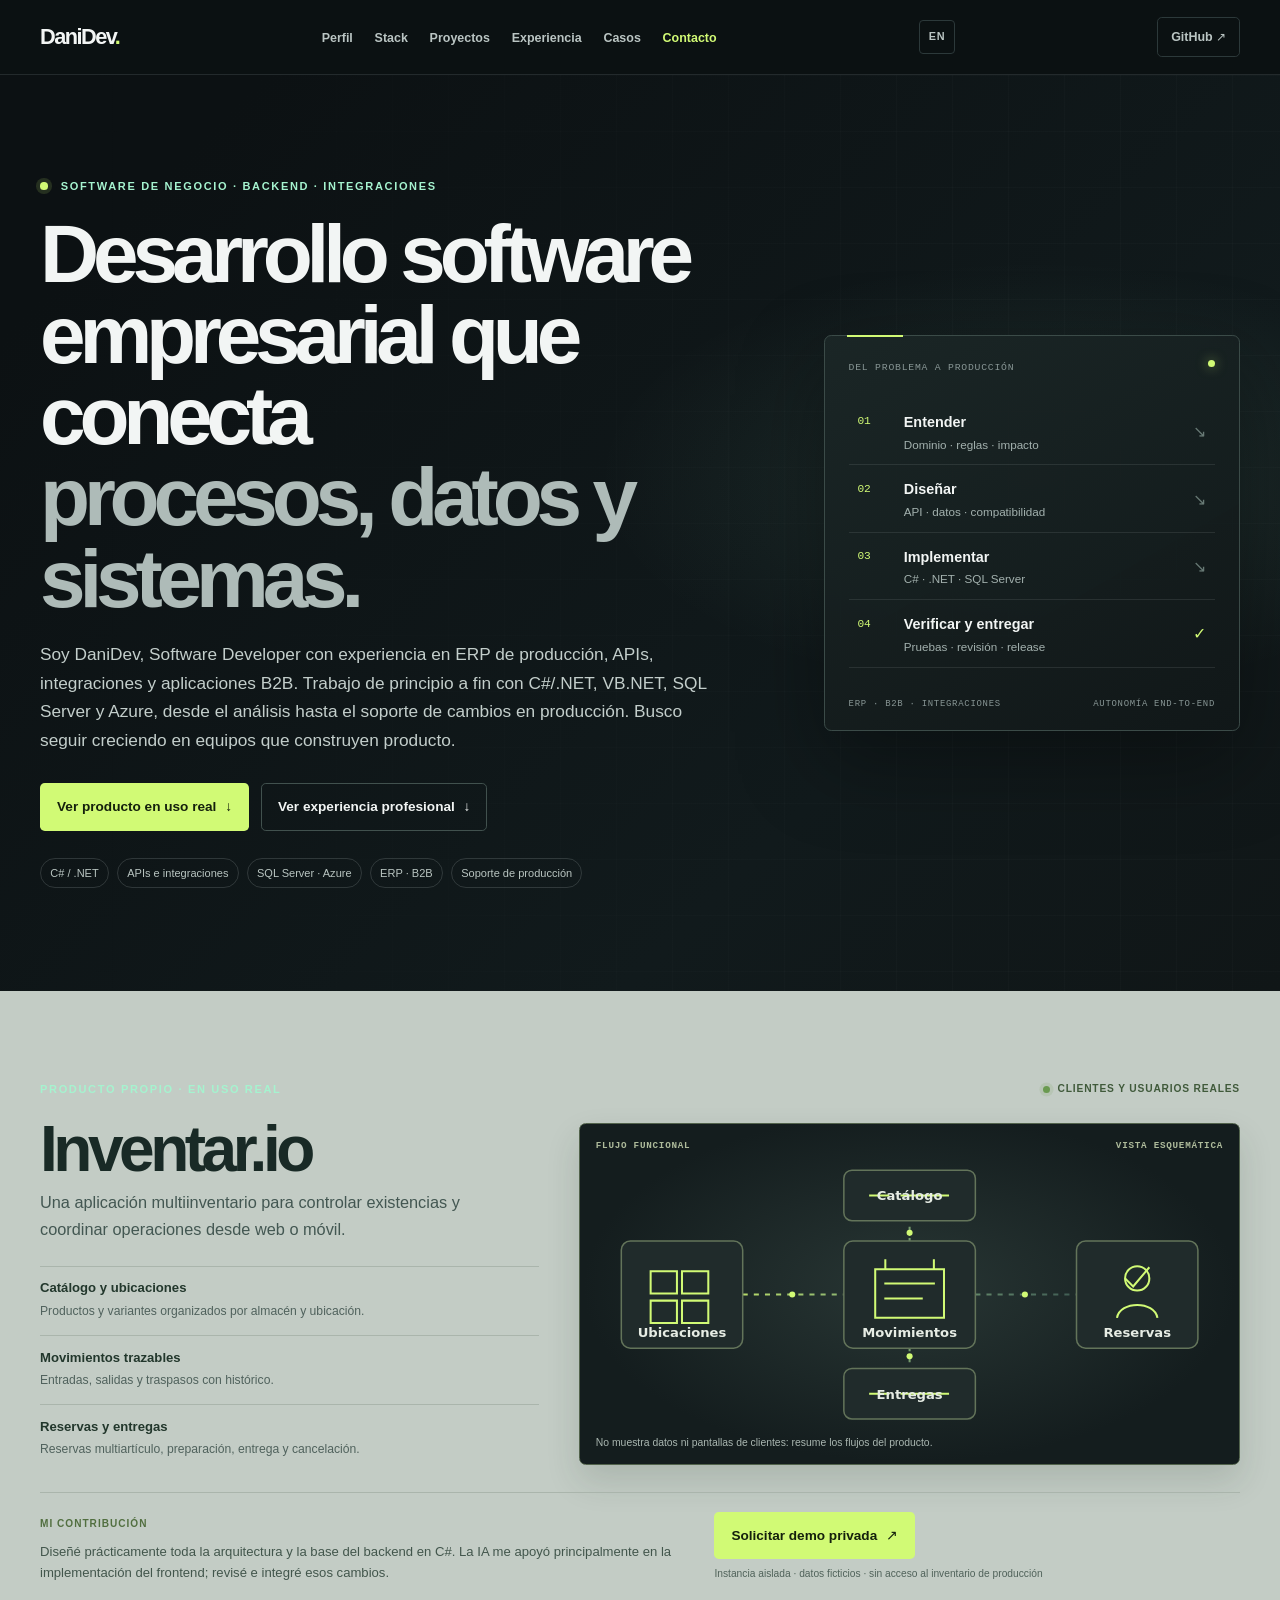
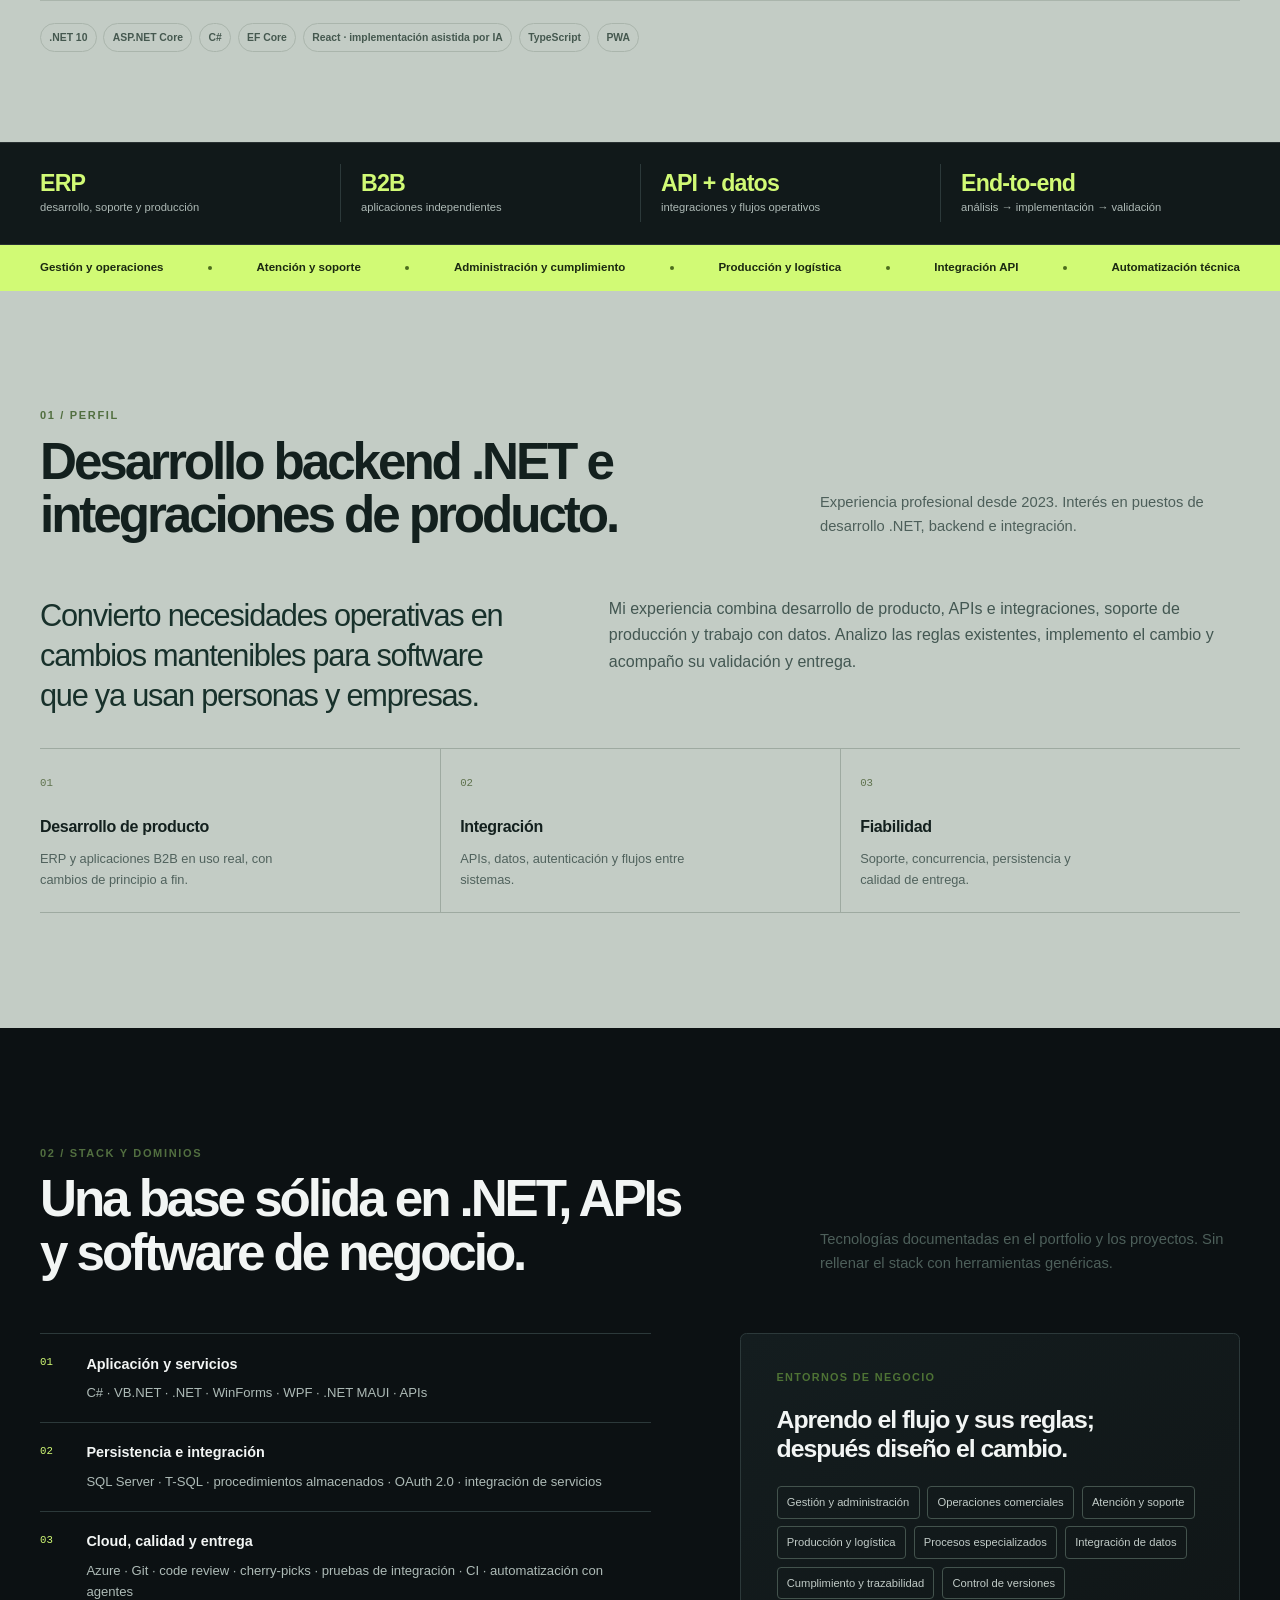
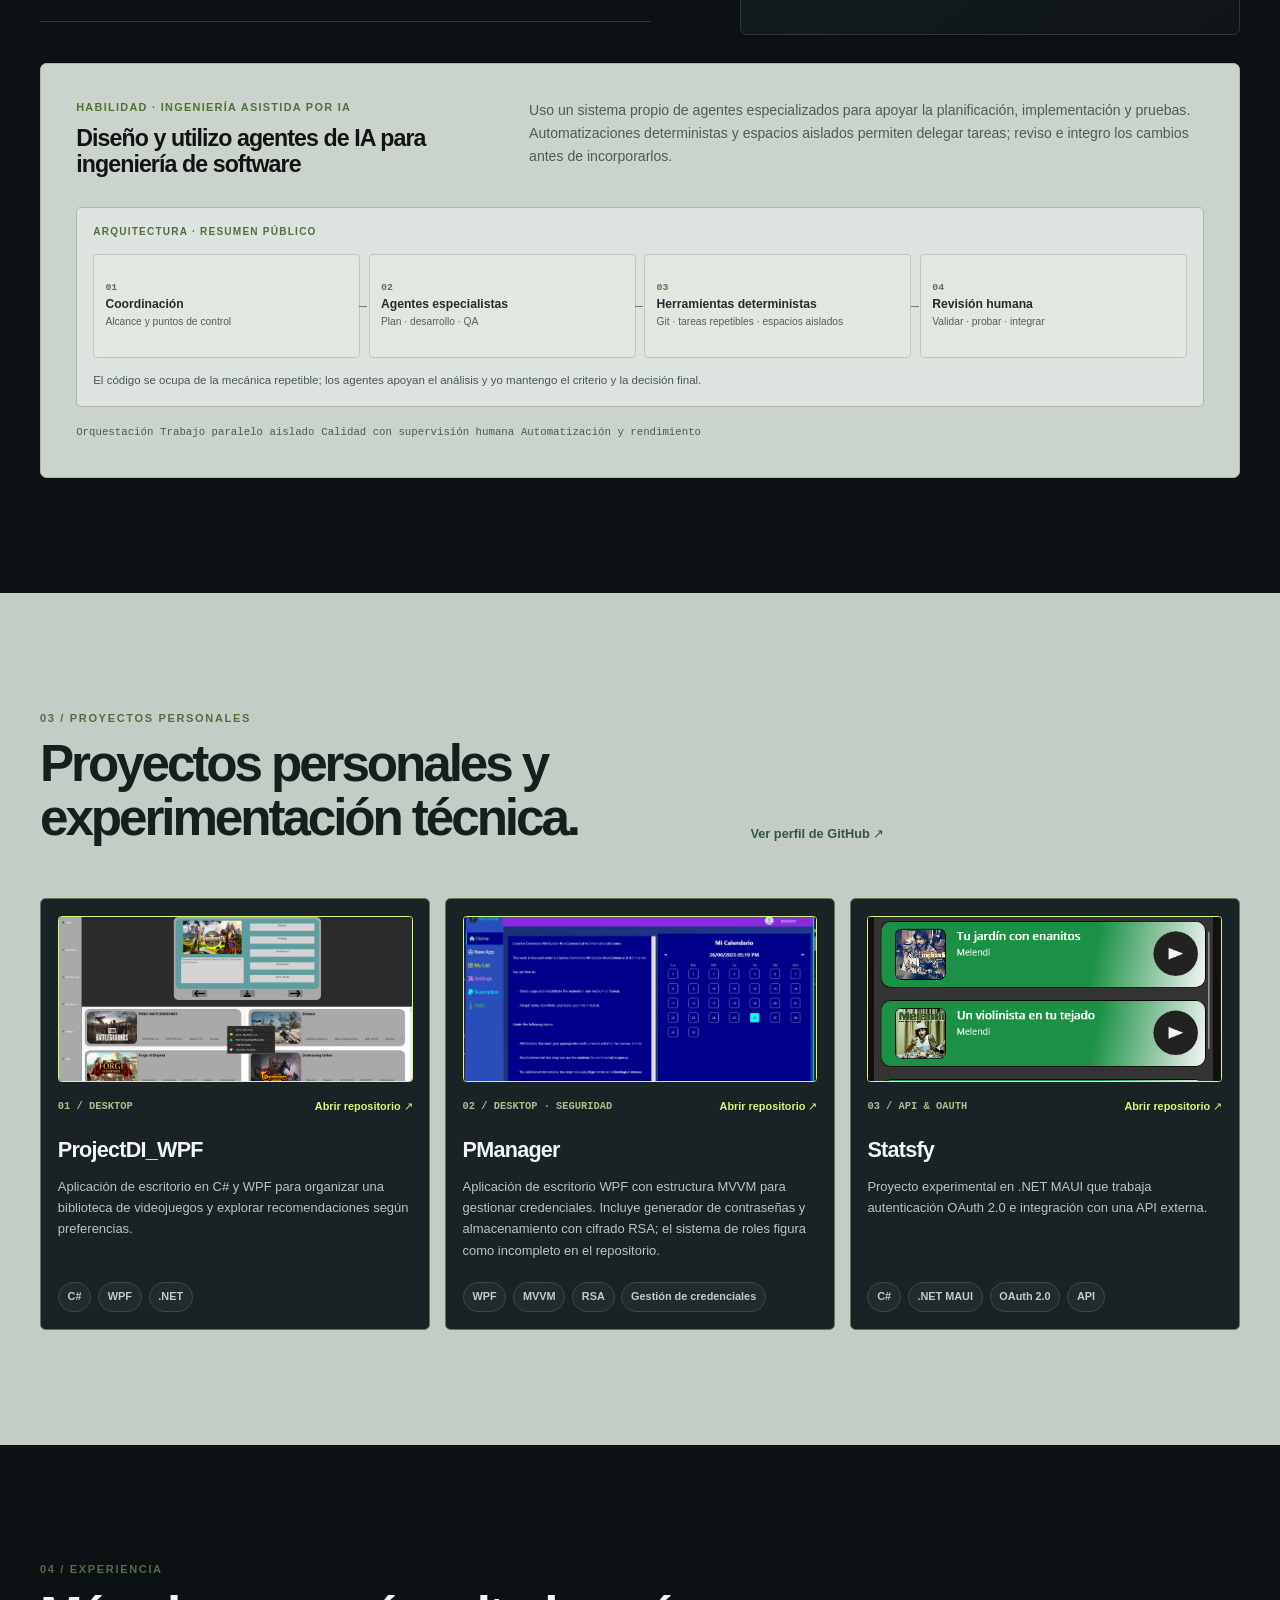
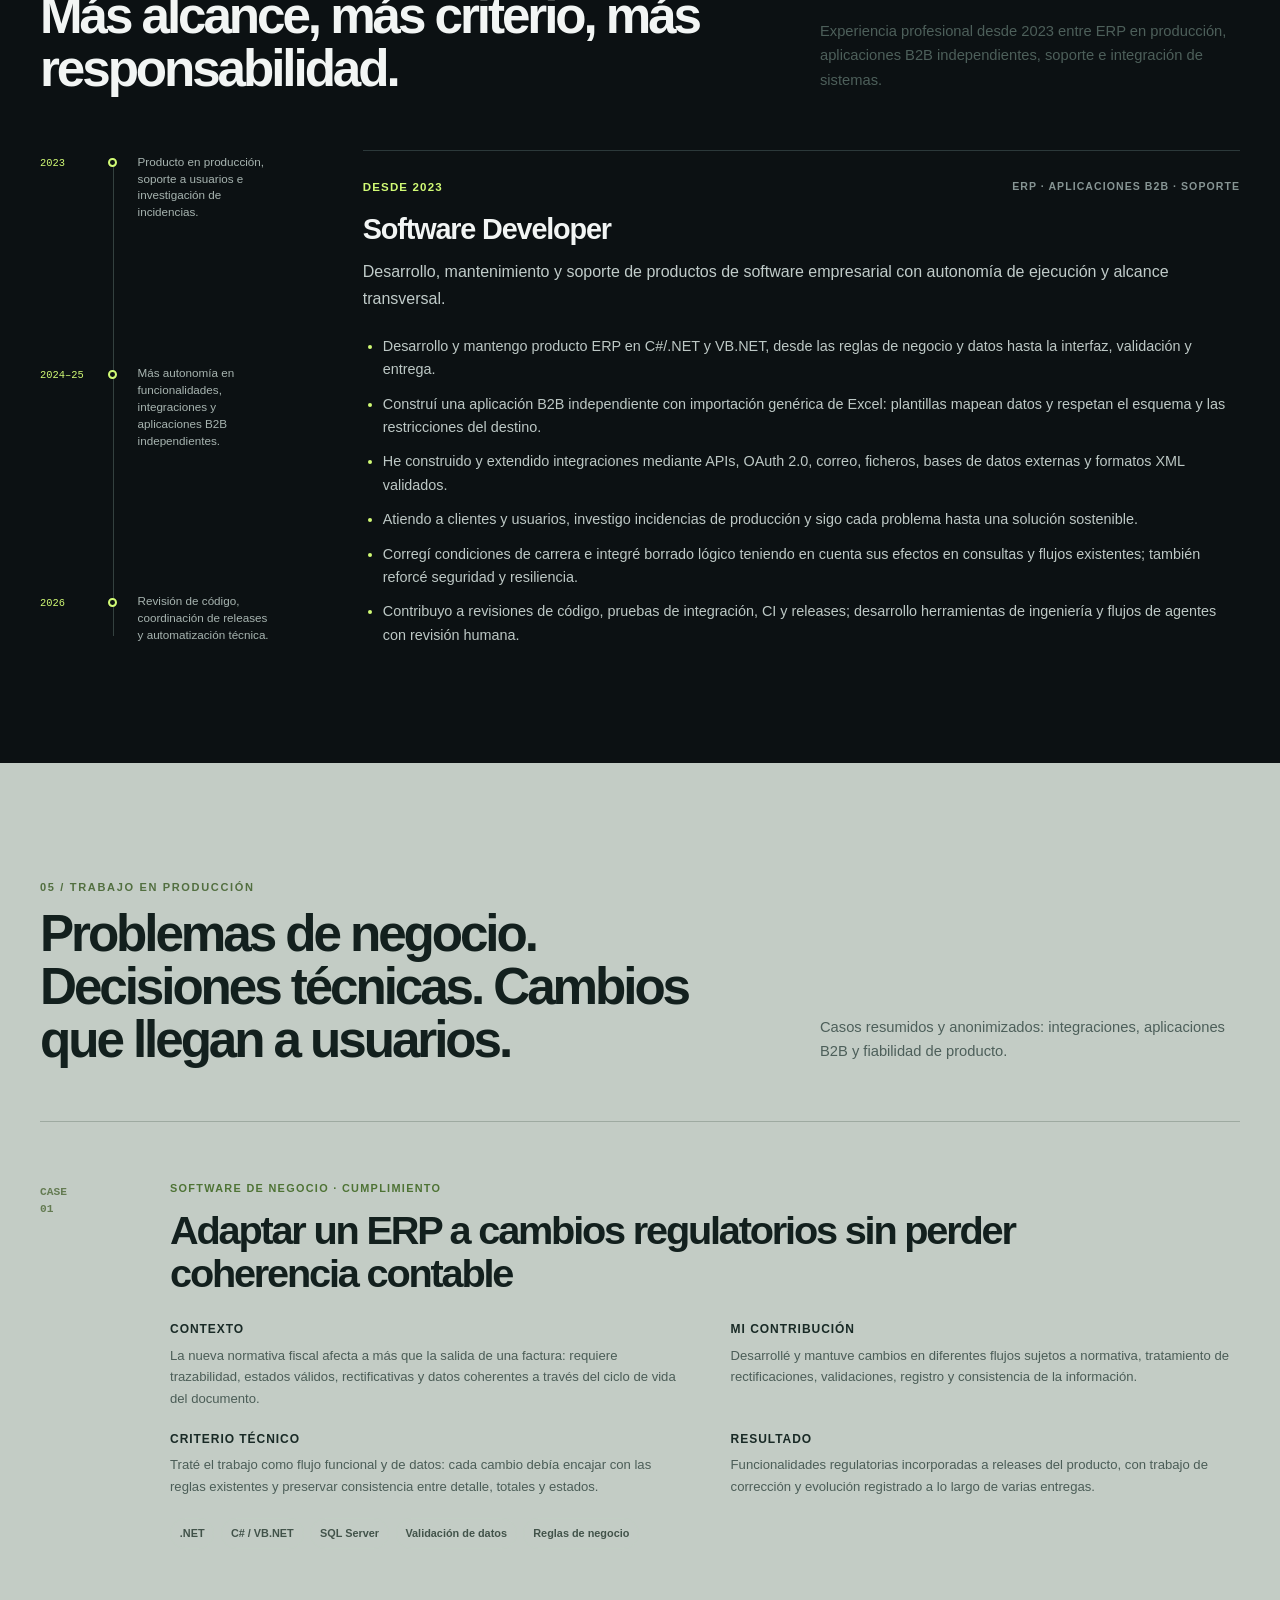
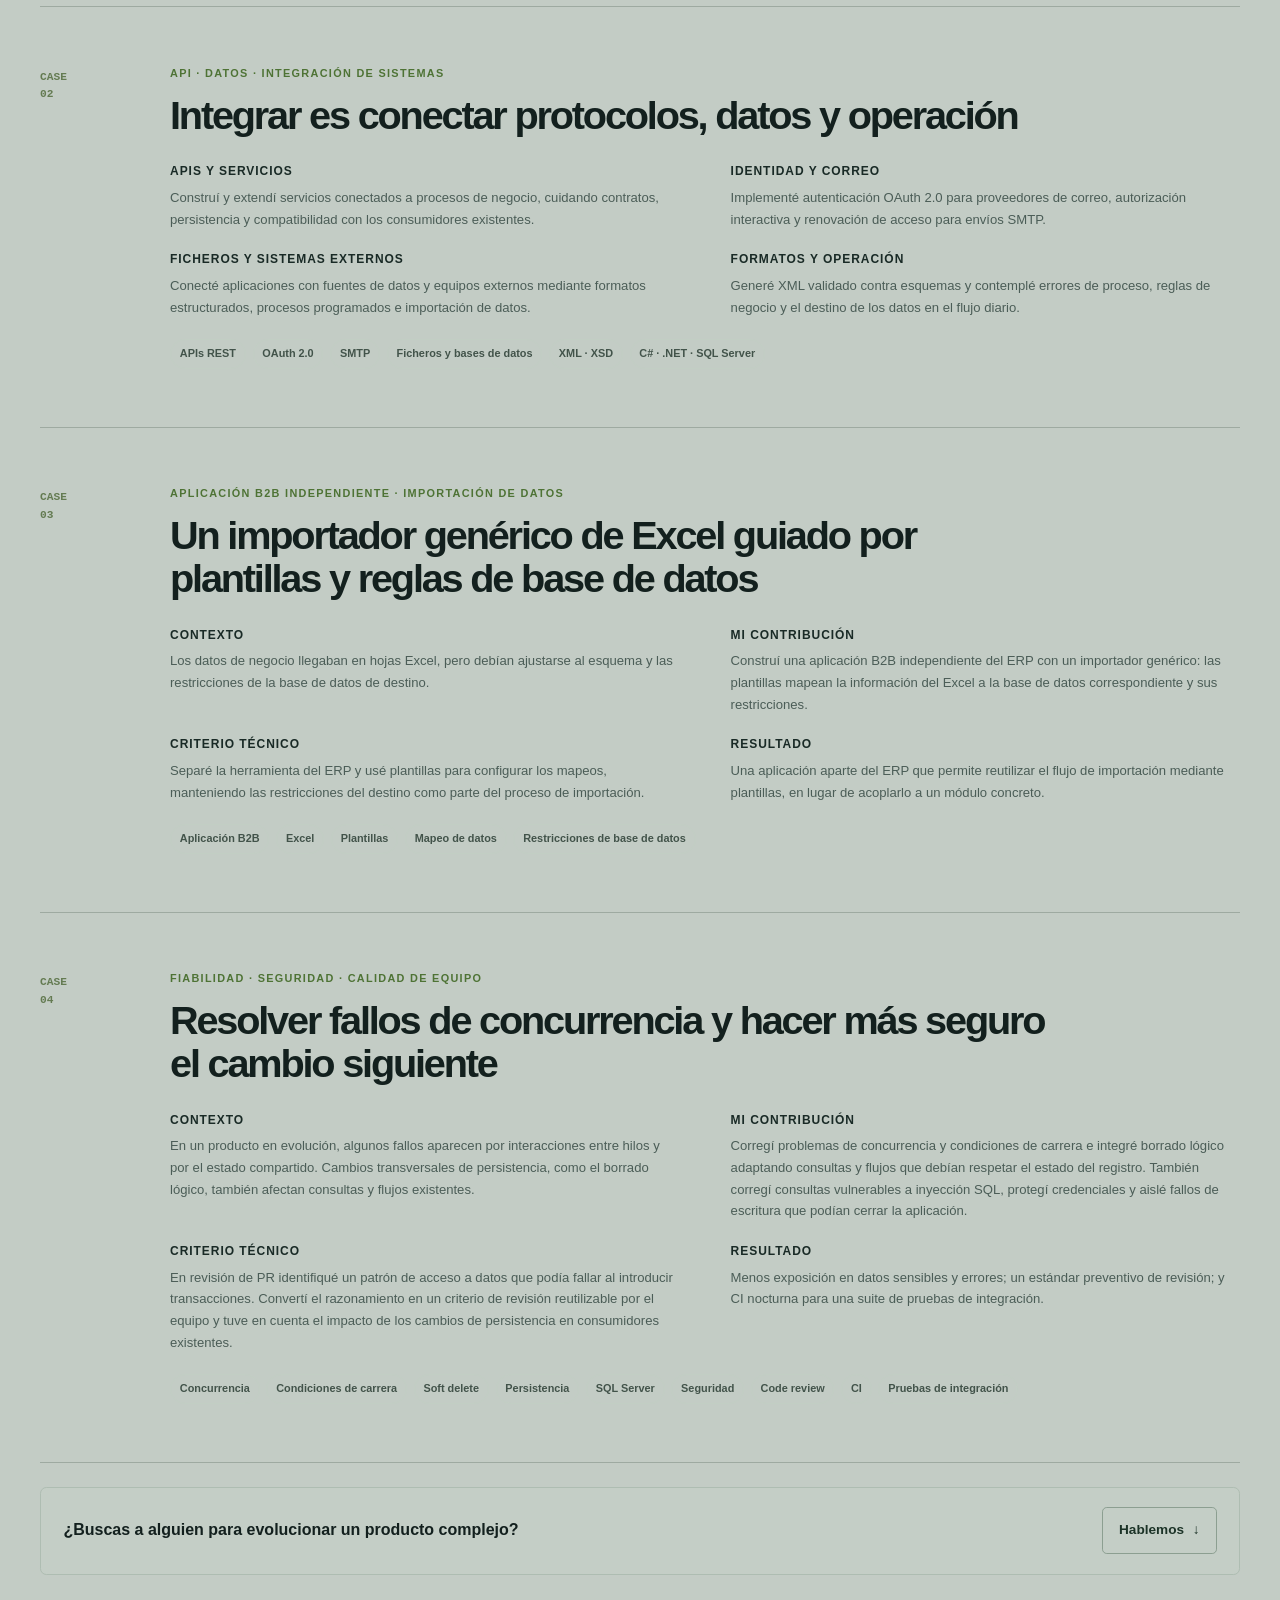
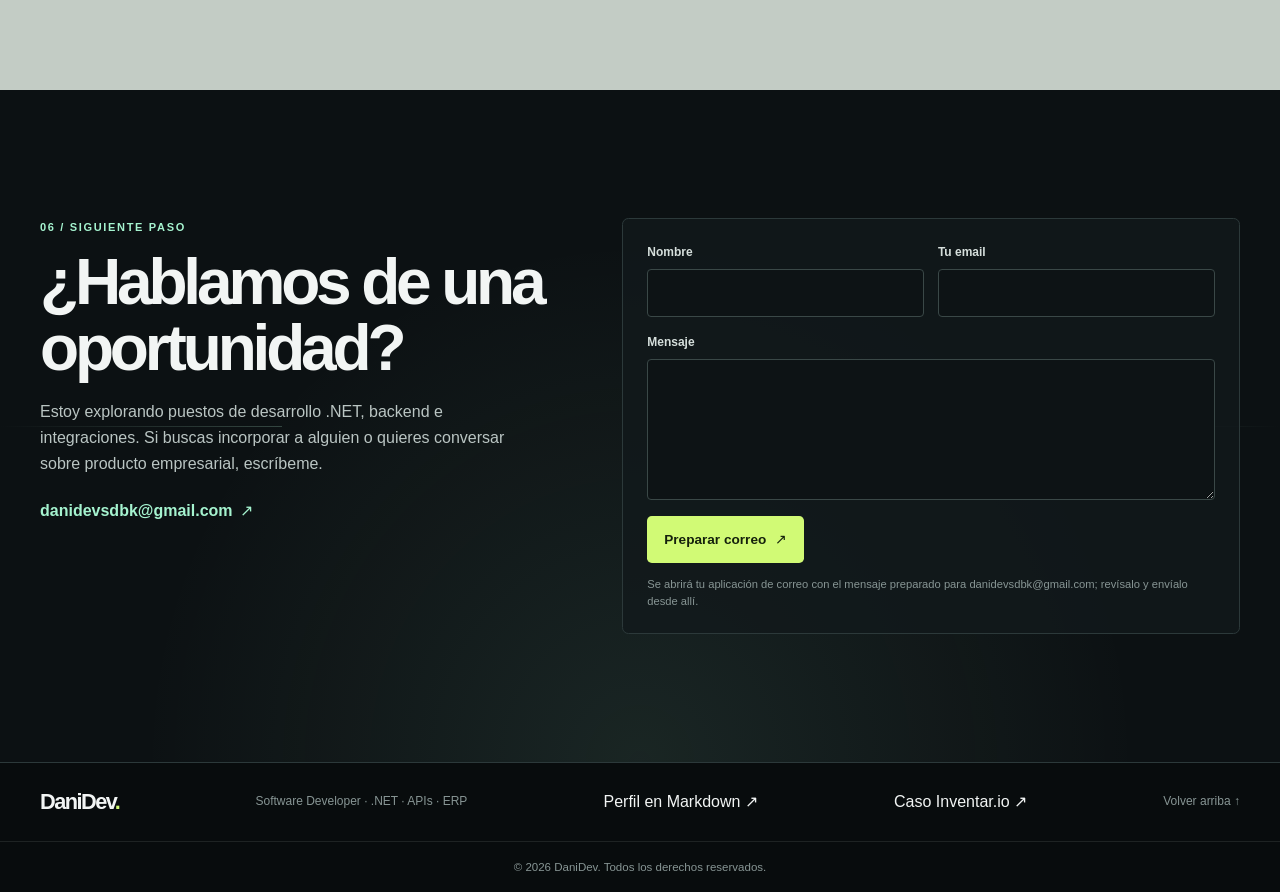
<file: web/index.html>
<!doctype html>
<html lang="es">
<head>
  <meta charset="utf-8">
  <meta name="viewport" content="width=device-width, initial-scale=1, maximum-scale=1, user-scalable=no">
  <meta name="description" content="DaniDev es Software Developer en C#/.NET, APIs, SQL Server y Azure. Experiencia en ERP en producción, aplicaciones B2B, integraciones, soporte y automatización.">
  <meta name="robots" content="index,follow">
  <meta name="theme-color" content="#10151b">
  <meta property="og:type" content="website">
  <meta property="og:locale" content="es_ES">
  <meta property="og:title" content="DaniDev | Software Developer .NET · APIs · ERP">
  <meta property="og:description" content="C#/.NET, APIs, SQL Server, Azure, producto ERP y aplicaciones B2B. Desarrollo end-to-end, soporte, integraciones y automatización de ingeniería.">
  <meta name="twitter:card" content="summary">
  <title>DaniDev | Software Developer .NET, APIs y ERP</title>
  <link rel="alternate" hreflang="es" href="https://danidevsdbk.github.io/Portfolio.v2/">
  <link rel="alternate" hreflang="en" href="https://danidevsdbk.github.io/Portfolio.v2/index-en.html">
  <link rel="stylesheet" href="style.css">
  <script type="application/ld+json">
  {
    "@context": "https://schema.org",
    "@type": "Person",
    "name": "DaniDev",
    "jobTitle": "Software Developer",
    "email": "danidevsdbk@gmail.com",
    "description": "Desarrollador de software con autonomía operativa y experiencia en C#, .NET, APIs, Azure, producto ERP, aplicaciones B2B, SQL Server y automatización de ingeniería.",
    "knowsAbout": ["C#", "VB.NET", ".NET", "APIs", "Azure", "SQL Server", "WinForms", "WPF", ".NET MAUI", "MVVM", "RSA", "ERP", "Aplicaciones B2B", "Integración de sistemas", "Soporte de producción", "Revisión de código", "Concurrencia", "Persistencia"],
    "sameAs": ["https://github.com/DaniDevSDBK"]
  }
  </script>
</head>
<body>
  <a class="skip-link" href="#main">Saltar al contenido</a>
  <header class="site-header">
    <nav class="nav container" aria-label="Navegación principal">
      <a class="logo" href="#inicio" aria-label="DaniDev, inicio">DaniDev<span>.</span></a>
      <ul class="nav-links">
        <li><a href="#perfil">Perfil</a></li>
        <li><a href="#stack">Stack</a></li>
        <li><a href="#proyectos">Proyectos</a></li>
        <li><a href="#experiencia">Experiencia</a></li>
        <li><a href="#casos">Casos</a></li>
        <li><a href="#contacto">Contacto</a></li>
      </ul>
      <a class="language-switch" href="index-en.html" hreflang="en" lang="en" aria-label="View portfolio in English">EN</a>
      <a class="nav-cta" href="https://github.com/DaniDevSDBK" target="_blank" rel="noopener noreferrer">GitHub <span aria-hidden="true">↗</span></a>
    </nav>
  </header>

  <main id="main">
    <section class="hero section-wrap" id="inicio" aria-labelledby="hero-title">
      <div class="container hero-grid">
        <div class="hero-copy">
          <p class="eyebrow"><span class="status-dot" aria-hidden="true"></span> SOFTWARE DE NEGOCIO · BACKEND · INTEGRACIONES</p>
          <h1 id="hero-title">Desarrollo software empresarial que conecta <span>procesos, datos y sistemas.</span></h1>
          <p class="hero-lede">Soy DaniDev, Software Developer con experiencia en ERP de producción, APIs, integraciones y aplicaciones B2B. Trabajo de principio a fin con C#/.NET, VB.NET, SQL Server y Azure, desde el análisis hasta el soporte de cambios en producción. Busco seguir creciendo en equipos que construyen producto.</p>
          <div class="hero-actions">
            <a class="button primary" href="#inventario">Ver producto en uso real <span aria-hidden="true">↓</span></a>
            <a class="button secondary" href="#experiencia">Ver experiencia profesional <span aria-hidden="true">↓</span></a>
          </div>
          <div class="hero-proof" aria-label="Áreas de especialización">
            <span>C# / .NET</span><span>APIs e integraciones</span><span>SQL Server · Azure</span><span>ERP · B2B</span><span>Soporte de producción</span>
          </div>
        </div>
        <div class="architecture-card" aria-label="Ciclo de entrega de software">
          <div class="architecture-top"><span>DEL PROBLEMA A PRODUCCIÓN</span><span class="architecture-dot" aria-hidden="true"></span></div>
          <div class="flow-line" aria-hidden="true"></div>
          <ol class="delivery-flow">
            <li><span class="flow-number">01</span><span><strong>Entender</strong><small>Dominio · reglas · impacto</small></span><span class="flow-mark">↘</span></li>
            <li><span class="flow-number">02</span><span><strong>Diseñar</strong><small>API · datos · compatibilidad</small></span><span class="flow-mark">↘</span></li>
            <li><span class="flow-number">03</span><span><strong>Implementar</strong><small>C# · .NET · SQL Server</small></span><span class="flow-mark">↘</span></li>
            <li><span class="flow-number">04</span><span><strong>Verificar y entregar</strong><small>Pruebas · revisión · release</small></span><span class="flow-mark">✓</span></li>
          </ol>
          <div class="architecture-foot"><span>ERP · B2B · INTEGRACIONES</span><span>AUTONOMÍA END-TO-END</span></div>
        </div>
      </div>
    </section>

    <section class="featured-product section-wrap section-light" id="inventario" aria-labelledby="inventario-title">
      <div class="container">
        <div class="featured-product-kicker"><p class="eyebrow">PRODUCTO PROPIO · EN USO REAL</p><span class="product-status"><i aria-hidden="true"></i> CLIENTES Y USUARIOS REALES</span></div>
        <div class="featured-product-grid">
          <div class="featured-product-copy">
            <h2 id="inventario-title">Inventar.io</h2>
            <p class="featured-product-lede">Una aplicación multiinventario para controlar existencias y coordinar operaciones desde web o móvil.</p>
            <ul class="product-capabilities">
              <li><strong>Catálogo y ubicaciones</strong><span>Productos y variantes organizados por almacén y ubicación.</span></li>
              <li><strong>Movimientos trazables</strong><span>Entradas, salidas y traspasos con histórico.</span></li>
              <li><strong>Reservas y entregas</strong><span>Reservas multiartículo, preparación, entrega y cancelación.</span></li>
            </ul>
          </div>
          <figure class="inventory-map">
            <div class="inventory-map-heading"><span>FLUJO FUNCIONAL</span><span>VISTA ESQUEMÁTICA</span></div>
            <svg viewBox="0 0 620 270" role="img" aria-labelledby="inventory-map-title inventory-map-desc">
              <title id="inventory-map-title">Flujo funcional de Inventar.io</title>
              <desc id="inventory-map-desc">Productos y ubicaciones conectados con movimientos, reservas y entregas.</desc>
              <defs><linearGradient id="mapGlow" x1="0" x2="1"><stop offset="0" stop-color="#d1fa75" stop-opacity=".85"/><stop offset="1" stop-color="#a5f3cf" stop-opacity=".25"/></linearGradient></defs>
              <path d="M145 135H245M375 135H475M310 95V62M310 175V208" stroke="url(#mapGlow)" stroke-width="2" stroke-dasharray="5 6"/>
              <g fill="#202b2b" stroke="#63745a" stroke-width="1.5"><rect x="25" y="82" width="120" height="106" rx="9"/><rect x="245" y="82" width="130" height="106" rx="9"/><rect x="475" y="82" width="120" height="106" rx="9"/><rect x="245" y="12" width="130" height="50" rx="8"/><rect x="245" y="208" width="130" height="50" rx="8"/></g>
              <g fill="none" stroke="#d1fa75" stroke-width="2"><path d="M54 112h26v22H54zM85 112h26v22H85zM54 141h26v22H54zM85 141h26v22H85z"/><path d="M276 110h68v48h-68zM286 100v10M334 100v10M285 124h50M285 139h38"/><circle cx="535" cy="119" r="12"/><path d="M515 158c3-17 37-17 40 0M523 119l8 8 16-19"/><path d="M270 37h20M301 37h48M270 233h20M301 233h48"/></g>
              <g fill="#e6ece4" font-family="system-ui,sans-serif" font-size="13" font-weight="650" text-anchor="middle"><text x="85" y="177">Ubicaciones</text><text x="310" y="177">Movimientos</text><text x="535" y="177">Reservas</text><text x="310" y="42">Catálogo</text><text x="310" y="238">Entregas</text></g>
              <circle cx="194" cy="135" r="3" fill="#d1fa75"/><circle cx="424" cy="135" r="3" fill="#d1fa75"/><circle cx="310" cy="74" r="3" fill="#d1fa75"/><circle cx="310" cy="196" r="3" fill="#d1fa75"/>
            </svg>
            <figcaption>No muestra datos ni pantallas de clientes: resume los flujos del producto.</figcaption>
          </figure>
          <div class="featured-product-contribution"><div><span class="contribution-label">MI CONTRIBUCIÓN</span><p>Diseñé prácticamente toda la arquitectura y la base del backend en C#. La IA me apoyó principalmente en la implementación del frontend; revisé e integré esos cambios.</p></div><div class="featured-product-actions"><a class="button primary" href="mailto:danidevsdbk@gmail.com?subject=Demo%20privada%20de%20Inventar.io">Solicitar demo privada <span aria-hidden="true">↗</span></a><span>Instancia aislada · datos ficticios · sin acceso al inventario de producción</span></div></div>
          <div class="featured-product-tags" aria-label="Tecnologías"><span>.NET 10</span><span>ASP.NET Core</span><span>C#</span><span>EF Core</span><span>React · implementación asistida por IA</span><span>TypeScript</span><span>PWA</span></div>
        </div>
      </div>
    </section>

    <section class="metrics-band" aria-label="Evidencia de experiencia">
      <div class="container metrics-grid">
        <div><strong>ERP</strong><span>desarrollo, soporte y producción</span></div>
        <div><strong>B2B</strong><span>aplicaciones independientes</span></div>
        <div><strong>API + datos</strong><span>integraciones y flujos operativos</span></div>
        <div><strong>End-to-end</strong><span>análisis → implementación → validación</span></div>
      </div>
    </section>

    <div class="signal-band" role="group" aria-label="Ámbitos de experiencia">
      <div class="container signal-inner"><span>Gestión y operaciones</span><i></i><span>Atención y soporte</span><i></i><span>Administración y cumplimiento</span><i></i><span>Producción y logística</span><i></i><span>Integración API</span><i></i><span>Automatización técnica</span></div>
    </div>

    <section class="section-wrap section-light" id="perfil" aria-labelledby="perfil-title">
      <div class="container">
        <div class="section-heading split-heading">
          <div><p class="eyebrow">01 / PERFIL</p><h2 id="perfil-title">Desarrollo backend .NET e integraciones de producto.</h2></div>
          <p class="heading-aside">Experiencia profesional desde 2023. Interés en puestos de desarrollo .NET, backend e integración.</p>
        </div>
        <div class="profile-grid">
          <p class="profile-lede">Convierto necesidades operativas en cambios mantenibles para software que ya usan personas y empresas.</p>
          <div class="profile-copy">
            <p>Mi experiencia combina desarrollo de producto, APIs e integraciones, soporte de producción y trabajo con datos. Analizo las reglas existentes, implemento el cambio y acompaño su validación y entrega.</p>
          </div>
        </div>
        <div class="proof-grid proof-grid-compact">
          <article class="proof-card"><span class="proof-mark">01</span><h3>Desarrollo de producto</h3><p>ERP y aplicaciones B2B en uso real, con cambios de principio a fin.</p></article>
          <article class="proof-card"><span class="proof-mark">02</span><h3>Integración</h3><p>APIs, datos, autenticación y flujos entre sistemas.</p></article>
          <article class="proof-card"><span class="proof-mark">03</span><h3>Fiabilidad</h3><p>Soporte, concurrencia, persistencia y calidad de entrega.</p></article>
        </div>
      </div>
    </section>

    <section class="section-wrap" id="stack" aria-labelledby="stack-title">
      <div class="container">
        <div class="section-heading split-heading">
          <div><p class="eyebrow">02 / STACK Y DOMINIOS</p><h2 id="stack-title">Una base sólida en .NET, APIs y software de negocio.</h2></div>
          <p class="heading-aside">Tecnologías documentadas en el portfolio y los proyectos. Sin rellenar el stack con herramientas genéricas.</p>
        </div>
        <div class="stack-layout">
          <div class="stack-groups">
            <div class="stack-group"><span class="stack-index">01</span><div><h3>Aplicación y servicios</h3><p>C# · VB.NET · .NET · WinForms · WPF · .NET MAUI · APIs</p></div></div>
            <div class="stack-group"><span class="stack-index">02</span><div><h3>Persistencia e integración</h3><p>SQL Server · T-SQL · procedimientos almacenados · OAuth 2.0 · integración de servicios</p></div></div>
            <div class="stack-group"><span class="stack-index">03</span><div><h3>Cloud, calidad y entrega</h3><p>Azure · Git · code review · cherry-picks · pruebas de integración · CI · automatización con agentes</p></div></div>
          </div>
          <div class="domain-panel"><p class="case-type">ENTORNOS DE NEGOCIO</p><h3>Aprendo el flujo y sus reglas; después diseño el cambio.</h3><div class="domain-cloud"><span>Gestión y administración</span><span>Operaciones comerciales</span><span>Atención y soporte</span><span>Producción y logística</span><span>Procesos especializados</span><span>Integración de datos</span><span>Cumplimiento y trazabilidad</span><span>Control de versiones</span></div></div>
        </div>
        <div class="ai-feature">
          <div><p class="case-type">HABILIDAD · INGENIERÍA ASISTIDA POR IA</p><h3>Diseño y utilizo agentes de IA para ingeniería de software</h3></div>
          <p>Uso un sistema propio de agentes especializados para apoyar la planificación, implementación y pruebas. Automatizaciones deterministas y espacios aislados permiten delegar tareas; reviso e integro los cambios antes de incorporarlos.</p>
          <div class="ai-workflow" role="group" aria-label="Arquitectura general del sistema de agentes: coordinación, agentes especializados, herramientas deterministas y revisión humana">
            <p class="ai-workflow-label">ARQUITECTURA · RESUMEN PÚBLICO</p>
            <ol class="ai-flow">
              <li><span>01</span><strong>Coordinación</strong><small>Alcance y puntos de control</small></li>
              <li><span>02</span><strong>Agentes especialistas</strong><small>Plan · desarrollo · QA</small></li>
              <li><span>03</span><strong>Herramientas deterministas</strong><small>Git · tareas repetibles · espacios aislados</small></li>
              <li><span>04</span><strong>Revisión humana</strong><small>Validar · probar · integrar</small></li>
            </ol>
            <p class="ai-workflow-note">El código se ocupa de la mecánica repetible; los agentes apoyan el análisis y yo mantengo el criterio y la decisión final.</p>
          </div>
          <div class="ai-tags"><span>Orquestación</span><span>Trabajo paralelo aislado</span><span>Calidad con supervisión humana</span><span>Automatización y rendimiento</span></div>
        </div>
      </div>
    </section>

<section class="section-wrap section-light" id="proyectos" aria-labelledby="proyectos-title">
      <div class="container">
        <div class="section-heading split-heading">
          <div><p class="eyebrow">03 / PROYECTOS PERSONALES</p><h2 id="proyectos-title">Proyectos personales y experimentación técnica.</h2></div>
          <a class="text-link" href="https://github.com/DaniDevSDBK" target="_blank" rel="noopener noreferrer">Ver perfil de GitHub <span aria-hidden="true">↗</span></a>
        </div>
        <div class="project-grid">
          <a class="project-card" href="https://github.com/DaniDevSDBK/ProjectDI_WPF" target="_blank" rel="noopener noreferrer">
            <img class="project-image" src="assets/projectdi.png" alt="Captura de la biblioteca y pantalla principal de ProjectDI_WPF" loading="lazy" decoding="async">
            <div class="project-top"><span class="project-index">01 / DESKTOP</span><span class="project-open">Abrir repositorio <span aria-hidden="true">↗</span></span></div>
            <h3>ProjectDI_WPF</h3><p>Aplicación de escritorio en C# y WPF para organizar una biblioteca de videojuegos y explorar recomendaciones según preferencias.</p><div class="tags"><span>C#</span><span>WPF</span><span>.NET</span></div>
          </a>
          <a class="project-card" href="https://github.com/DaniDevSDBK/PManager" target="_blank" rel="noopener noreferrer">
            <img class="project-image" src="assets/pmanager.png" alt="Captura de la pantalla principal de PManager" loading="lazy" decoding="async">
            <div class="project-top"><span class="project-index">02 / DESKTOP · SEGURIDAD</span><span class="project-open">Abrir repositorio <span aria-hidden="true">↗</span></span></div>
            <h3>PManager</h3><p>Aplicación de escritorio WPF con estructura MVVM para gestionar credenciales. Incluye generador de contraseñas y almacenamiento con cifrado RSA; el sistema de roles figura como incompleto en el repositorio.</p><div class="tags"><span>WPF</span><span>MVVM</span><span>RSA</span><span>Gestión de credenciales</span></div>
          </a>
          <a class="project-card" href="https://github.com/DaniDevSDBK/Statsfy" target="_blank" rel="noopener noreferrer">
            <img class="project-image" src="assets/statsfy.png" alt="Captura de la biblioteca musical de Statsfy" loading="lazy" decoding="async">
            <div class="project-top"><span class="project-index">03 / API & OAUTH</span><span class="project-open">Abrir repositorio <span aria-hidden="true">↗</span></span></div>
            <h3>Statsfy</h3><p>Proyecto experimental en .NET MAUI que trabaja autenticación OAuth 2.0 e integración con una API externa.</p><div class="tags"><span>C#</span><span>.NET MAUI</span><span>OAuth 2.0</span><span>API</span></div>
          </a>
        </div>
      </div>
      <div class="container">
      </div>
    </section>

<section class="section-wrap" id="experiencia" aria-labelledby="experiencia-title">
      <div class="container">
        <div class="section-heading split-heading">
          <div><p class="eyebrow">04 / EXPERIENCIA</p><h2 id="experiencia-title">Más alcance, más criterio, más responsabilidad.</h2></div>
          <p class="heading-aside">Experiencia profesional desde 2023 entre ERP en producción, aplicaciones B2B independientes, soporte e integración de sistemas.</p>
        </div>
        <div class="experience-layout">
          <div class="experience-rail"><span class="rail-line" aria-hidden="true"></span><div class="rail-node"><span>2023</span><i></i><p>Producto en producción, soporte a usuarios e investigación de incidencias.</p></div><div class="rail-node"><span>2024–25</span><i></i><p>Más autonomía en funcionalidades, integraciones y aplicaciones B2B independientes.</p></div><div class="rail-node"><span>2026</span><i></i><p>Revisión de código, coordinación de releases y automatización técnica.</p></div></div>
          <article class="experience-card">
            <div class="experience-meta"><span class="experience-period">DESDE 2023</span><span class="experience-label">ERP · APLICACIONES B2B · SOPORTE</span></div>
            <div class="experience-content">
              <h3>Software Developer</h3>
              <p class="experience-lede">Desarrollo, mantenimiento y soporte de productos de software empresarial con autonomía de ejecución y alcance transversal.</p>
              <ul class="check-list">
                <li>Desarrollo y mantengo producto ERP en C#/.NET y VB.NET, desde las reglas de negocio y datos hasta la interfaz, validación y entrega.</li>
                <li>Construí una aplicación B2B independiente con importación genérica de Excel: plantillas mapean datos y respetan el esquema y las restricciones del destino.</li>
                <li>He construido y extendido integraciones mediante APIs, OAuth 2.0, correo, ficheros, bases de datos externas y formatos XML validados.</li>
                <li>Atiendo a clientes y usuarios, investigo incidencias de producción y sigo cada problema hasta una solución sostenible.</li>
                <li>Corregí condiciones de carrera e integré borrado lógico teniendo en cuenta sus efectos en consultas y flujos existentes; también reforcé seguridad y resiliencia.</li>
                <li>Contribuyo a revisiones de código, pruebas de integración, CI y releases; desarrollo herramientas de ingeniería y flujos de agentes con revisión humana.</li>
              </ul>
            </div>
          </article>
        </div>
      </div>
    </section>

<section class="section-wrap section-light" id="casos" aria-labelledby="casos-title">
      <div class="container">
        <div class="section-heading split-heading">
          <div><p class="eyebrow">05 / TRABAJO EN PRODUCCIÓN</p><h2 id="casos-title">Problemas de negocio. Decisiones técnicas. Cambios que llegan a usuarios.</h2></div>
          <p class="heading-aside">Casos resumidos y anonimizados: integraciones, aplicaciones B2B y fiabilidad de producto.</p>
        </div>
        <div class="case-list">
          <article class="case-study">
            <div class="case-number">CASE<br>01</div>
            <div class="case-main">
              <p class="case-type">SOFTWARE DE NEGOCIO · CUMPLIMIENTO</p>
              <h3>Adaptar un ERP a cambios regulatorios sin perder coherencia contable</h3>
              <div class="case-content-grid">
                <div><h4>Contexto</h4><p>La nueva normativa fiscal afecta a más que la salida de una factura: requiere trazabilidad, estados válidos, rectificativas y datos coherentes a través del ciclo de vida del documento.</p></div>
                <div><h4>Mi contribución</h4><p>Desarrollé y mantuve cambios en diferentes flujos sujetos a normativa, tratamiento de rectificaciones, validaciones, registro y consistencia de la información.</p></div>
                <div><h4>Criterio técnico</h4><p>Traté el trabajo como flujo funcional y de datos: cada cambio debía encajar con las reglas existentes y preservar consistencia entre detalle, totales y estados.</p></div>
                <div><h4>Resultado</h4><p>Funcionalidades regulatorias incorporadas a releases del producto, con trabajo de corrección y evolución registrado a lo largo de varias entregas.</p></div>
              </div>
              <div class="tags"><span>.NET</span><span>C# / VB.NET</span><span>SQL Server</span><span>Validación de datos</span><span>Reglas de negocio</span></div>
            </div>
          </article>
          <article class="case-study">
            <div class="case-number">CASE<br>02</div>
            <div class="case-main">
              <p class="case-type">API · DATOS · INTEGRACIÓN DE SISTEMAS</p>
              <h3>Integrar es conectar protocolos, datos y operación</h3>
              <div class="case-content-grid">
                <div><h4>APIs y servicios</h4><p>Construí y extendí servicios conectados a procesos de negocio, cuidando contratos, persistencia y compatibilidad con los consumidores existentes.</p></div>
                <div><h4>Identidad y correo</h4><p>Implementé autenticación OAuth 2.0 para proveedores de correo, autorización interactiva y renovación de acceso para envíos SMTP.</p></div>
                <div><h4>Ficheros y sistemas externos</h4><p>Conecté aplicaciones con fuentes de datos y equipos externos mediante formatos estructurados, procesos programados e importación de datos.</p></div>
                <div><h4>Formatos y operación</h4><p>Generé XML validado contra esquemas y contemplé errores de proceso, reglas de negocio y el destino de los datos en el flujo diario.</p></div>
              </div>
              <div class="tags"><span>APIs REST</span><span>OAuth 2.0</span><span>SMTP</span><span>Ficheros y bases de datos</span><span>XML · XSD</span><span>C# · .NET · SQL Server</span></div>
            </div>
          </article>
          <article class="case-study">
            <div class="case-number">CASE<br>03</div>
            <div class="case-main">
              <p class="case-type">APLICACIÓN B2B INDEPENDIENTE · IMPORTACIÓN DE DATOS</p>
              <h3>Un importador genérico de Excel guiado por plantillas y reglas de base de datos</h3>
              <div class="case-content-grid">
                <div><h4>Contexto</h4><p>Los datos de negocio llegaban en hojas Excel, pero debían ajustarse al esquema y las restricciones de la base de datos de destino.</p></div>
                <div><h4>Mi contribución</h4><p>Construí una aplicación B2B independiente del ERP con un importador genérico: las plantillas mapean la información del Excel a la base de datos correspondiente y sus restricciones.</p></div>
                <div><h4>Criterio técnico</h4><p>Separé la herramienta del ERP y usé plantillas para configurar los mapeos, manteniendo las restricciones del destino como parte del proceso de importación.</p></div>
                <div><h4>Resultado</h4><p>Una aplicación aparte del ERP que permite reutilizar el flujo de importación mediante plantillas, en lugar de acoplarlo a un módulo concreto.</p></div>
              </div>
              <div class="tags"><span>Aplicación B2B</span><span>Excel</span><span>Plantillas</span><span>Mapeo de datos</span><span>Restricciones de base de datos</span></div>
            </div>
          </article>
          <article class="case-study">
            <div class="case-number">CASE<br>04</div>
            <div class="case-main">
              <p class="case-type">FIABILIDAD · SEGURIDAD · CALIDAD DE EQUIPO</p>
              <h3>Resolver fallos de concurrencia y hacer más seguro el cambio siguiente</h3>
              <div class="case-content-grid">
                <div><h4>Contexto</h4><p>En un producto en evolución, algunos fallos aparecen por interacciones entre hilos y por el estado compartido. Cambios transversales de persistencia, como el borrado lógico, también afectan consultas y flujos existentes.</p></div>
                <div><h4>Mi contribución</h4><p>Corregí problemas de concurrencia y condiciones de carrera e integré borrado lógico adaptando consultas y flujos que debían respetar el estado del registro. También corregí consultas vulnerables a inyección SQL, protegí credenciales y aislé fallos de escritura que podían cerrar la aplicación.</p></div>
                <div><h4>Criterio técnico</h4><p>En revisión de PR identifiqué un patrón de acceso a datos que podía fallar al introducir transacciones. Convertí el razonamiento en un criterio de revisión reutilizable por el equipo y tuve en cuenta el impacto de los cambios de persistencia en consumidores existentes.</p></div>
                <div><h4>Resultado</h4><p>Menos exposición en datos sensibles y errores; un estándar preventivo de revisión; y CI nocturna para una suite de pruebas de integración.</p></div>
              </div>
              <div class="tags"><span>Concurrencia</span><span>Condiciones de carrera</span><span>Soft delete</span><span>Persistencia</span><span>SQL Server</span><span>Seguridad</span><span>Code review</span><span>CI</span><span>Pruebas de integración</span></div>
            </div>
          </article>
        </div>


        <div class="case-cta"><p>¿Buscas a alguien para evolucionar un producto complejo?</p><a class="button secondary" href="#contacto">Hablemos <span aria-hidden="true">↓</span></a></div>
      </div>
    </section>

    <section class="contact-section section-wrap" id="contacto" aria-labelledby="contact-title">
      <div class="container contact-layout">
        <div class="contact-inner">
          <p class="eyebrow">06 / SIGUIENTE PASO</p>
          <h2 id="contact-title">¿Hablamos de una oportunidad?</h2>
          <p>Estoy explorando puestos de desarrollo .NET, backend e integraciones. Si buscas incorporar a alguien o quieres conversar sobre producto empresarial, escríbeme.</p>
          <a class="contact-email" href="mailto:danidevsdbk@gmail.com">danidevsdbk@gmail.com <span aria-hidden="true">↗</span></a>
        </div>
        <form class="contact-form" id="contact-form">
          <div class="contact-fields">
            <label>Nombre<input name="name" type="text" autocomplete="name" required></label>
            <label>Tu email<input name="email" type="email" autocomplete="email" required></label>
          </div>
          <label>Mensaje<textarea name="message" rows="5" required></textarea></label>
          <button class="button primary" type="submit">Preparar correo <span aria-hidden="true">↗</span></button>
          <p class="form-note" id="contact-note">Se abrirá tu aplicación de correo con el mensaje preparado para danidevsdbk@gmail.com; revísalo y envíalo desde allí.</p>
        </form>
      </div>
    </section>
  </main>

  <footer class="site-footer"><div class="container footer-inner"><a class="logo" href="#inicio">DaniDev<span>.</span></a><p>Software Developer · .NET · APIs · ERP</p><a href="portfolio.md">Perfil en Markdown ↗</a><a href="#inventario">Caso Inventar.io ↗</a><a href="#main">Volver arriba ↑</a></div><div class="footer-meta-band"><p class="container footer-meta">© 2026 DaniDev. Todos los derechos reservados.</p></div></footer>
  <script src="script.js" defer></script>
</body>
</html>
</file>
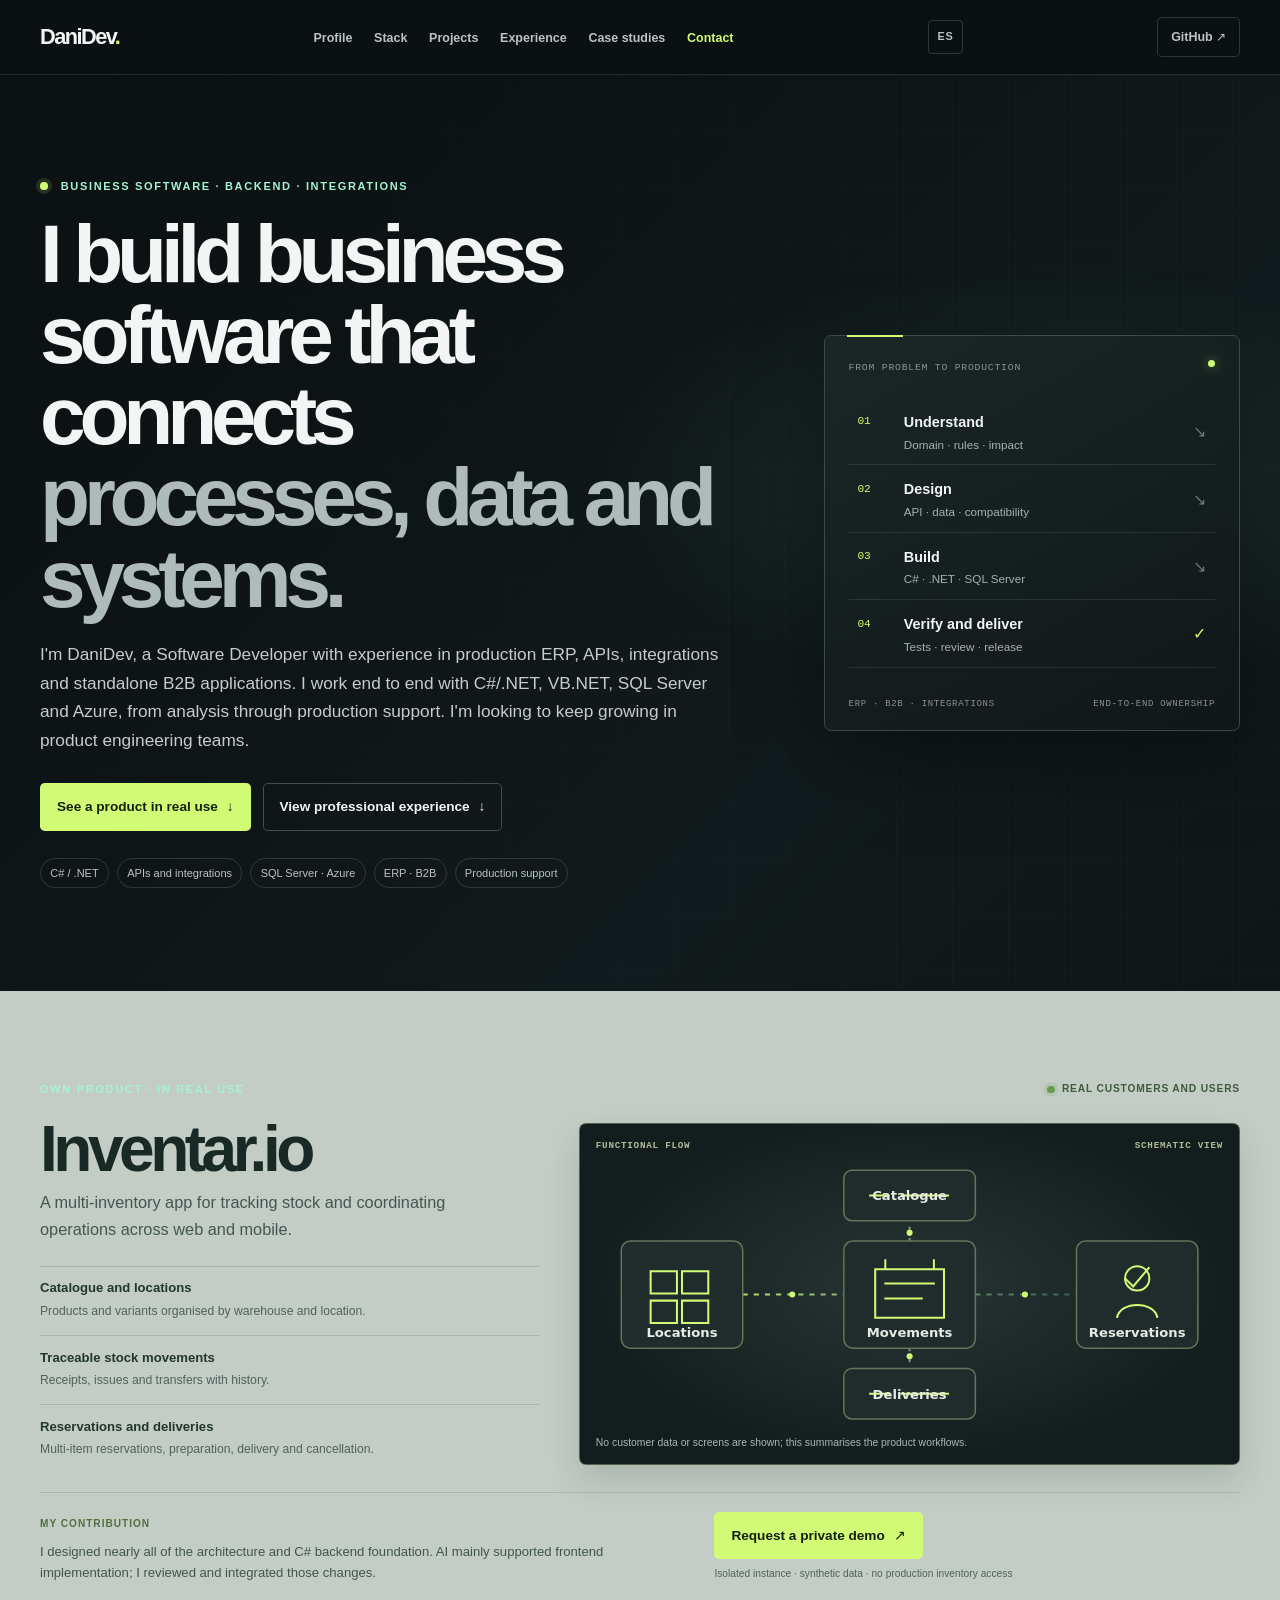
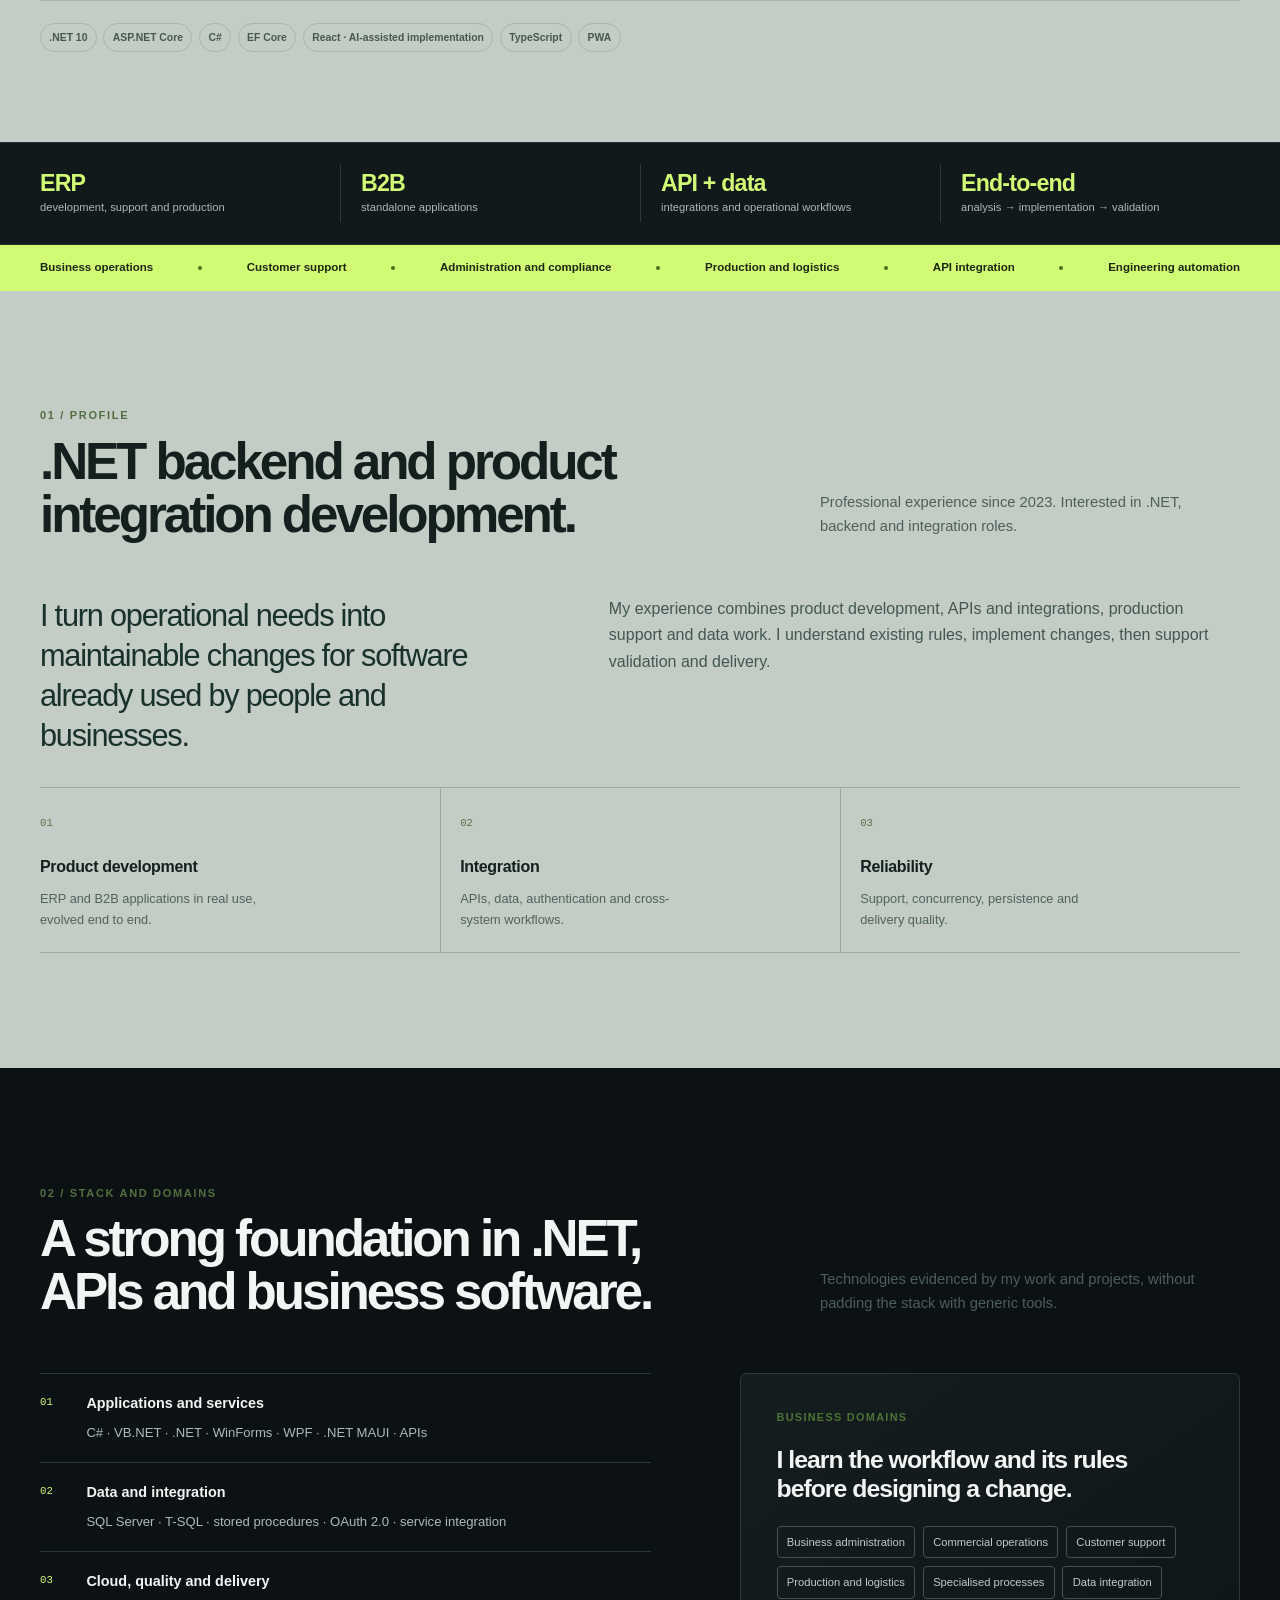
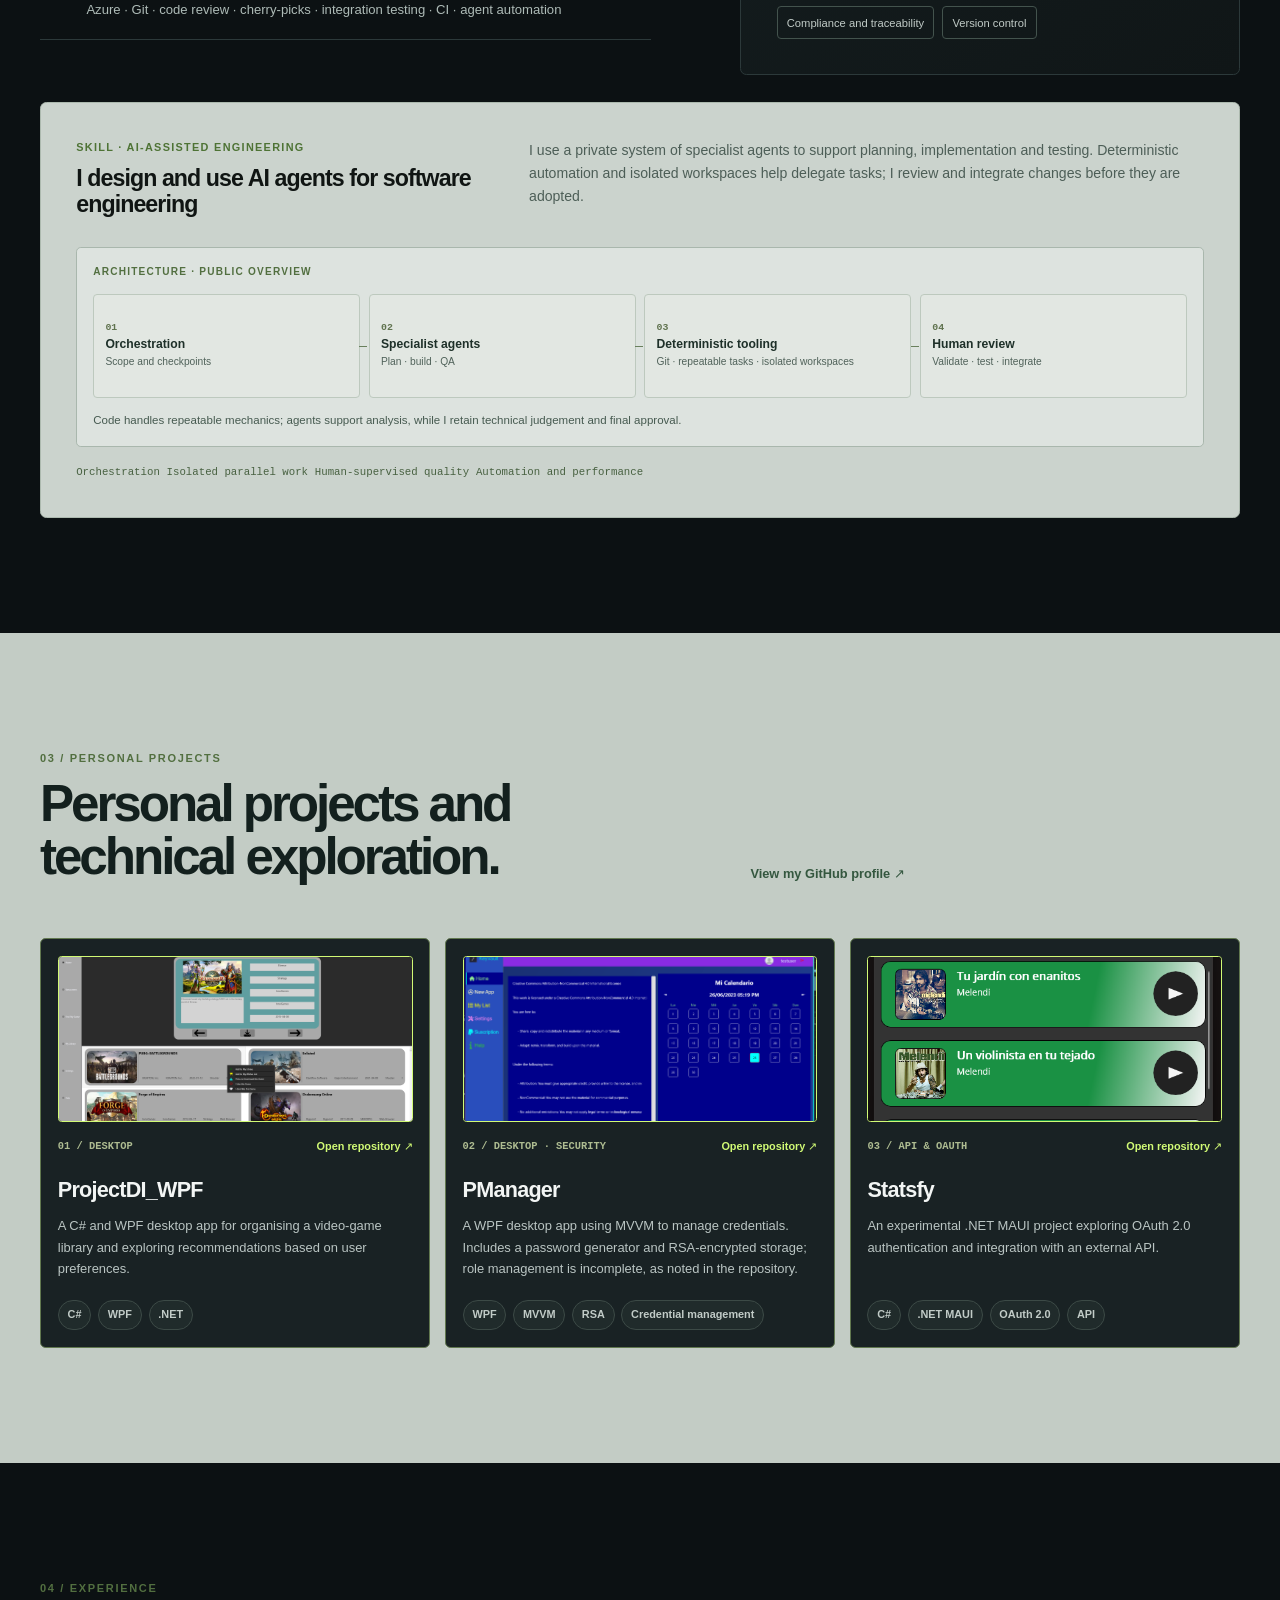
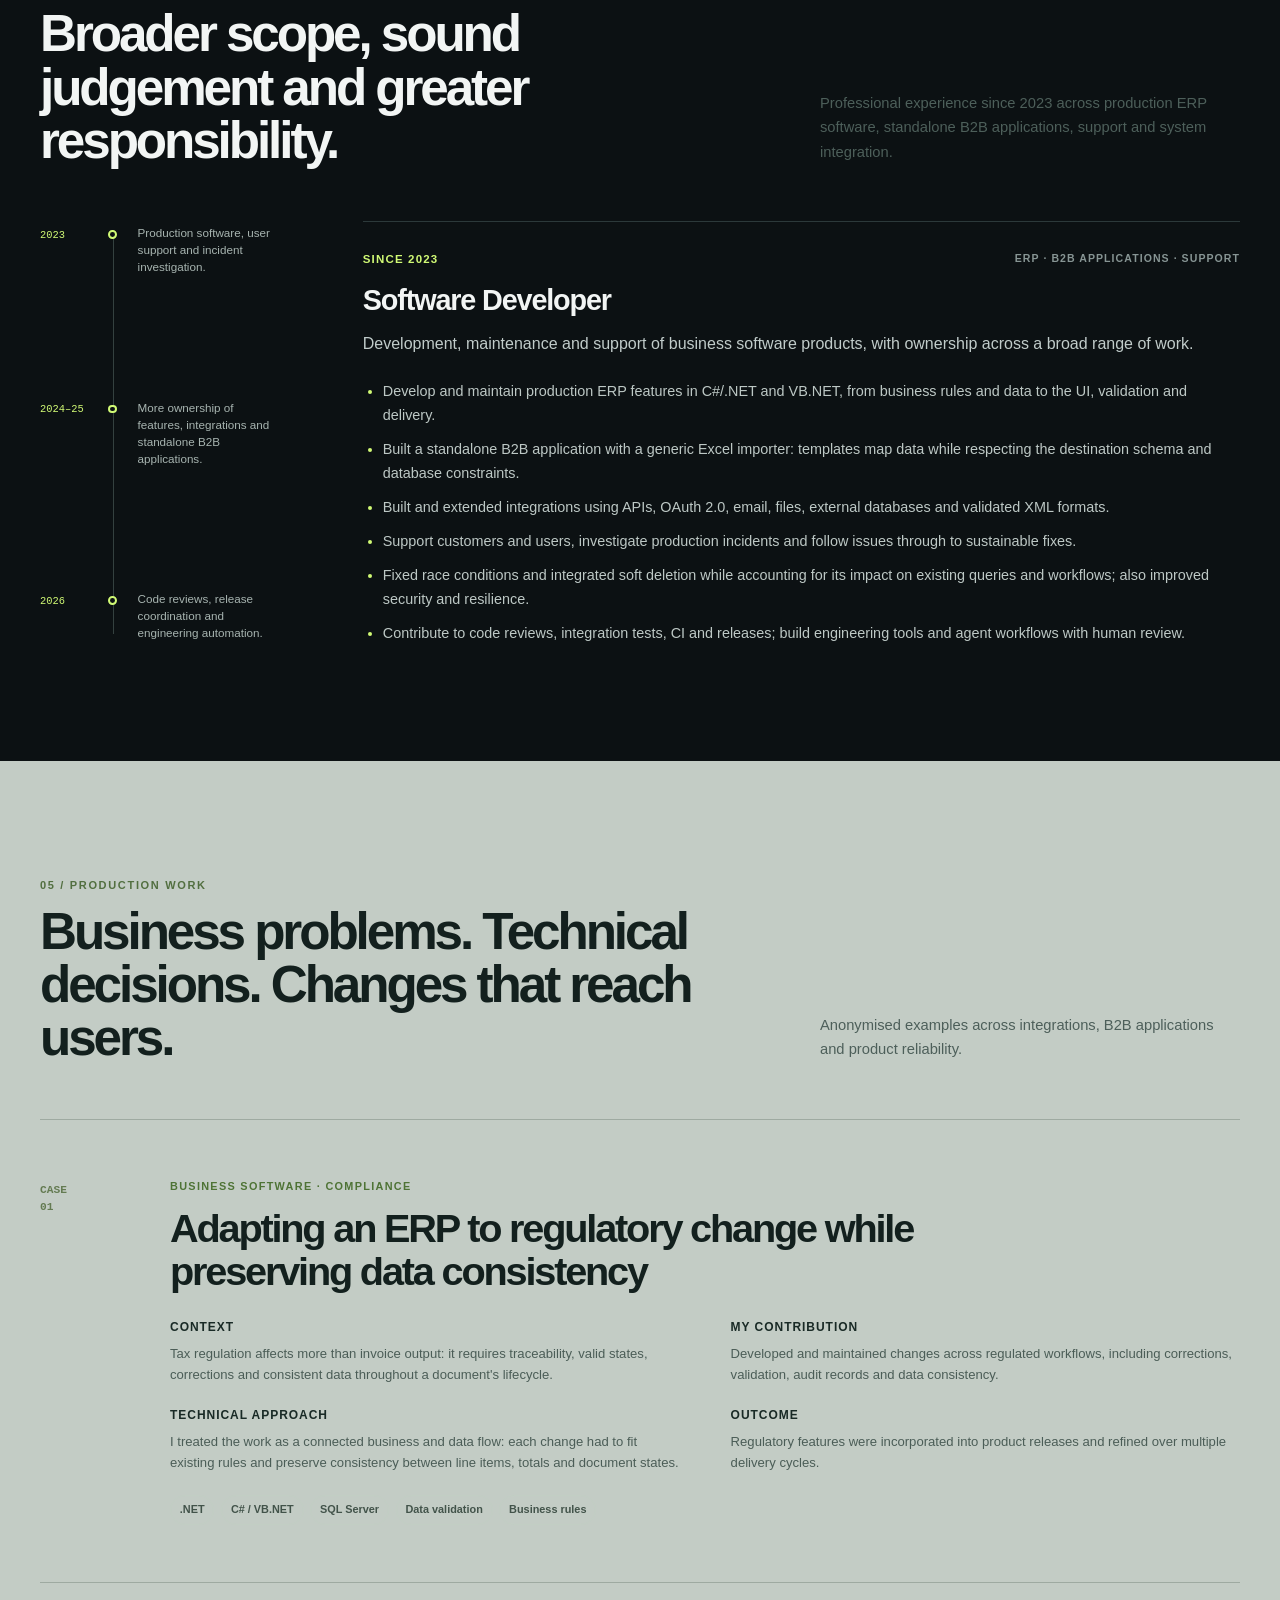
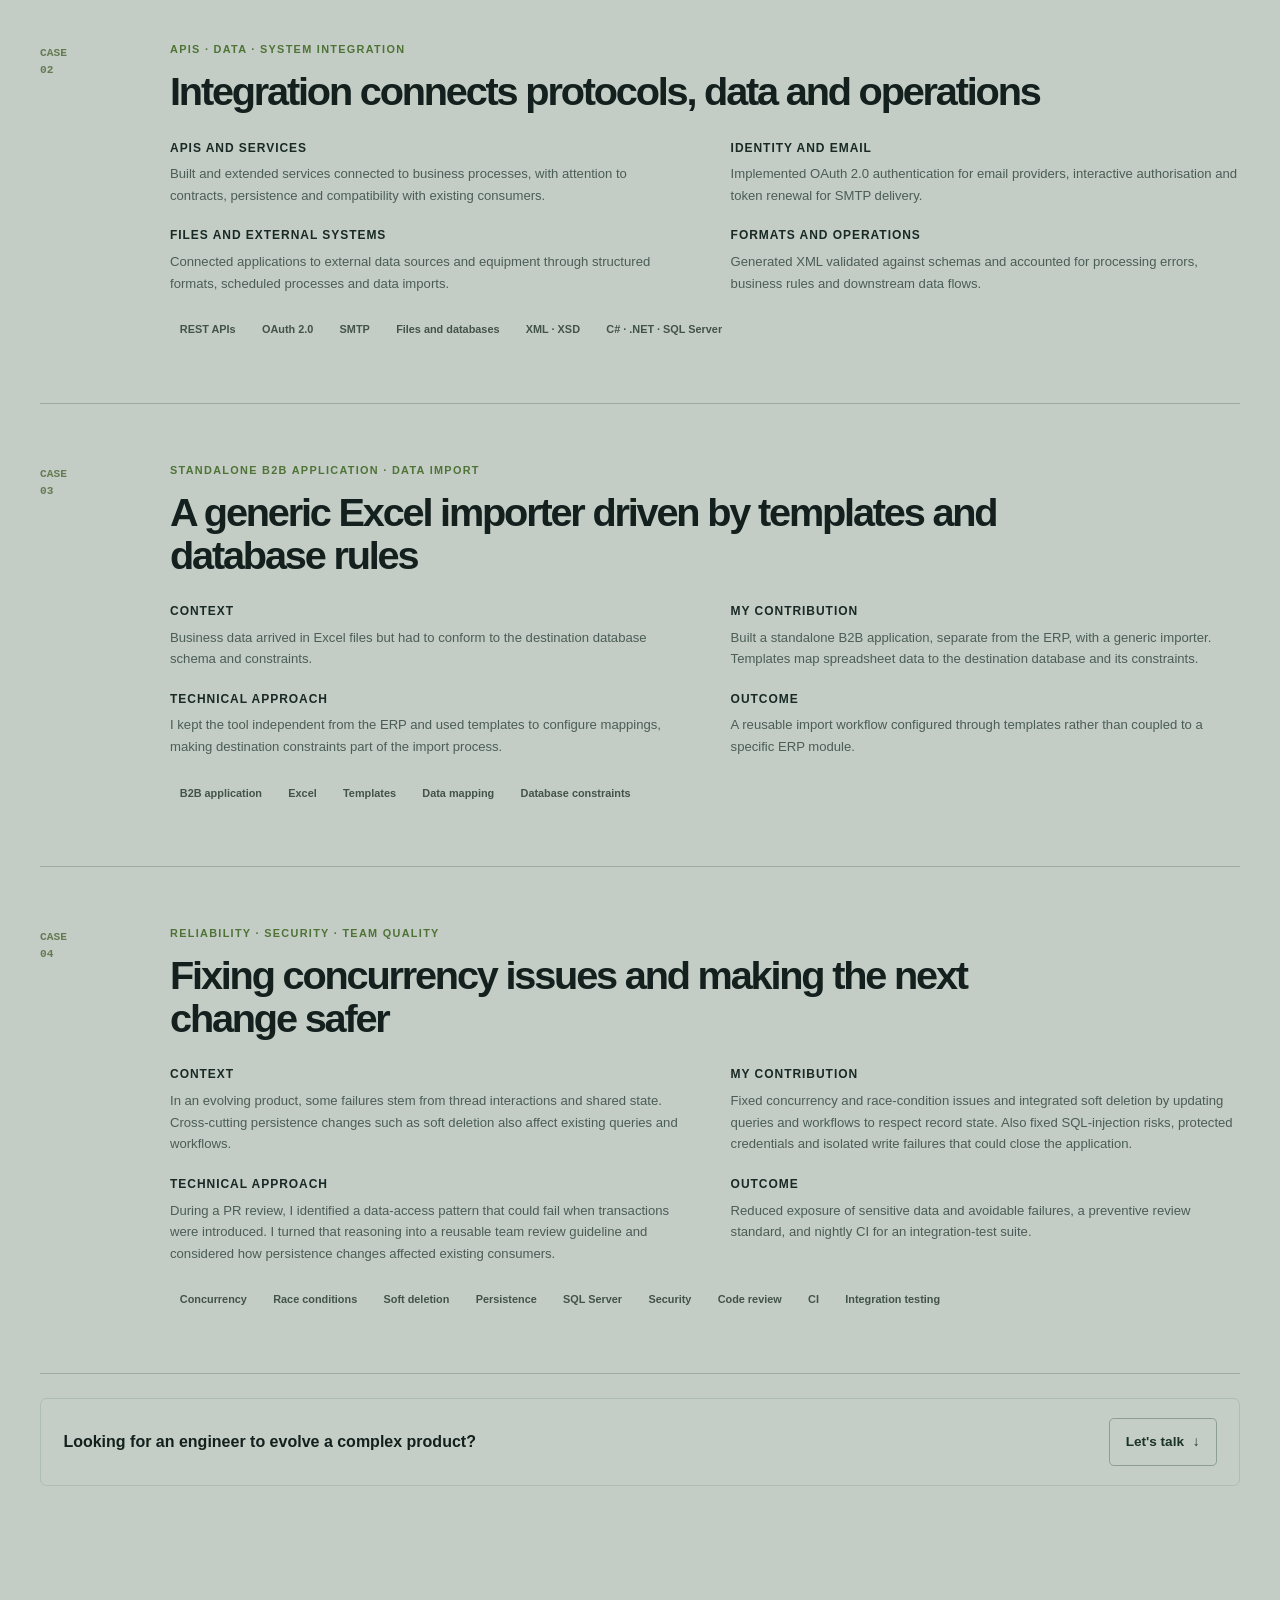
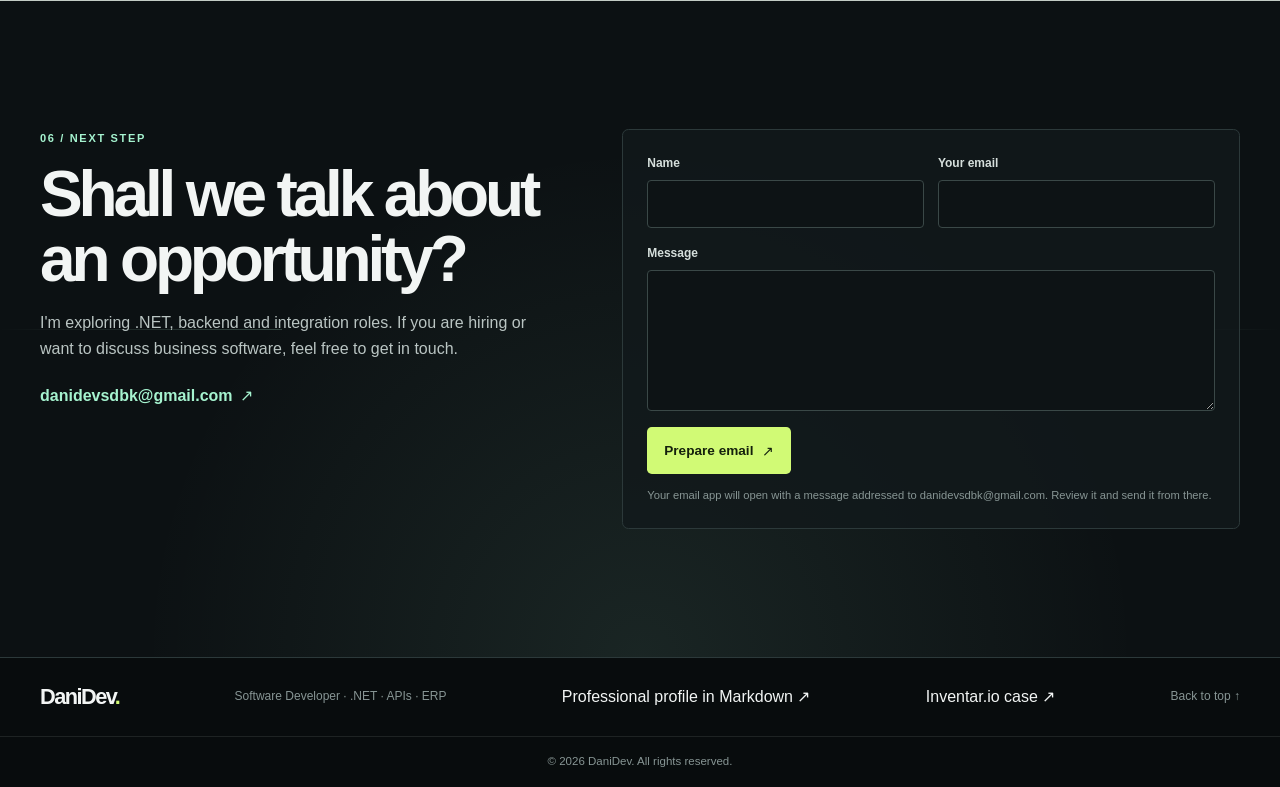
<file: web/index-en.html>
<!doctype html>
<html lang="en">
<head>
  <meta charset="utf-8">
  <meta name="viewport" content="width=device-width, initial-scale=1, maximum-scale=1, user-scalable=no">
  <meta name="description" content="DaniDev is a Software Developer working with C#/.NET, APIs, SQL Server and Azure. Experience with production ERP software, B2B applications, integrations, support and engineering automation.">
  <meta name="robots" content="index,follow">
  <meta name="theme-color" content="#10151b">
  <meta property="og:type" content="website">
  <meta property="og:locale" content="en_GB">
  <meta property="og:title" content="DaniDev | Software Developer · .NET · APIs · ERP">
  <meta property="og:description" content="C#/.NET, APIs, SQL Server, Azure, ERP products and B2B applications. End-to-end development, integrations, support and engineering automation.">
  <meta name="twitter:card" content="summary">
  <title>DaniDev | Software Developer · .NET, APIs and ERP</title>
  <link rel="alternate" hreflang="es" href="https://danidevsdbk.github.io/Portfolio.v2/">
  <link rel="alternate" hreflang="en" href="https://danidevsdbk.github.io/Portfolio.v2/index-en.html">
  <link rel="stylesheet" href="style.css">
  <script type="application/ld+json">
  {
    "@context": "https://schema.org",
    "@type": "Person",
    "name": "DaniDev",
    "jobTitle": "Software Developer",
    "email": "danidevsdbk@gmail.com",
    "description": "Software Developer with experience in C#, .NET, APIs, Azure, ERP products, B2B applications, SQL Server and engineering automation.",
    "knowsAbout": ["C#", "VB.NET", ".NET", "APIs", "Azure", "SQL Server", "WinForms", "WPF", ".NET MAUI", "MVVM", "RSA", "ERP", "B2B applications", "System integration", "Production support", "Code review", "Concurrency", "Persistence"],
    "sameAs": ["https://github.com/DaniDevSDBK"]
  }
  </script>
</head>
<body>
  <a class="skip-link" href="#main">Skip to content</a>
  <header class="site-header">
    <nav class="nav container" aria-label="Main navigation">
      <a class="logo" href="#inicio" aria-label="DaniDev, home">DaniDev<span>.</span></a>
      <ul class="nav-links">
        <li><a href="#perfil">Profile</a></li>
        <li><a href="#stack">Stack</a></li>
        <li><a href="#proyectos">Projects</a></li>
        <li><a href="#experiencia">Experience</a></li>
        <li><a href="#casos">Case studies</a></li>
        <li><a href="#contacto">Contact</a></li>
      </ul>
      <a class="language-switch" href="index.html" hreflang="es" lang="es" aria-label="View the portfolio in Spanish">ES</a>
      <a class="nav-cta" href="https://github.com/DaniDevSDBK" target="_blank" rel="noopener noreferrer">GitHub <span aria-hidden="true">↗</span></a>
    </nav>
  </header>

  <main id="main">
    <section class="hero section-wrap" id="inicio" aria-labelledby="hero-title">
      <div class="container hero-grid">
        <div class="hero-copy">
          <p class="eyebrow"><span class="status-dot" aria-hidden="true"></span> BUSINESS SOFTWARE · BACKEND · INTEGRATIONS</p>
          <h1 id="hero-title">I build business software that connects <span>processes, data and systems.</span></h1>
          <p class="hero-lede">I'm DaniDev, a Software Developer with experience in production ERP, APIs, integrations and standalone B2B applications. I work end to end with C#/.NET, VB.NET, SQL Server and Azure, from analysis through production support. I'm looking to keep growing in product engineering teams.</p>
          <div class="hero-actions">
            <a class="button primary" href="#inventario">See a product in real use <span aria-hidden="true">↓</span></a>
            <a class="button secondary" href="#experiencia">View professional experience <span aria-hidden="true">↓</span></a>
          </div>
          <div class="hero-proof" aria-label="Areas of expertise">
            <span>C# / .NET</span><span>APIs and integrations</span><span>SQL Server · Azure</span><span>ERP · B2B</span><span>Production support</span>
          </div>
        </div>
        <div class="architecture-card" aria-label="Software delivery cycle">
          <div class="architecture-top"><span>FROM PROBLEM TO PRODUCTION</span><span class="architecture-dot" aria-hidden="true"></span></div>
          <div class="flow-line" aria-hidden="true"></div>
          <ol class="delivery-flow">
            <li><span class="flow-number">01</span><span><strong>Understand</strong><small>Domain · rules · impact</small></span><span class="flow-mark">↘</span></li>
            <li><span class="flow-number">02</span><span><strong>Design</strong><small>API · data · compatibility</small></span><span class="flow-mark">↘</span></li>
            <li><span class="flow-number">03</span><span><strong>Build</strong><small>C# · .NET · SQL Server</small></span><span class="flow-mark">↘</span></li>
            <li><span class="flow-number">04</span><span><strong>Verify and deliver</strong><small>Tests · review · release</small></span><span class="flow-mark">✓</span></li>
          </ol>
          <div class="architecture-foot"><span>ERP · B2B · INTEGRATIONS</span><span>END-TO-END OWNERSHIP</span></div>
        </div>
      </div>
    </section>

    <section class="featured-product section-wrap section-light" id="inventario" aria-labelledby="inventario-title">
      <div class="container">
        <div class="featured-product-kicker"><p class="eyebrow">OWN PRODUCT · IN REAL USE</p><span class="product-status"><i aria-hidden="true"></i> REAL CUSTOMERS AND USERS</span></div>
        <div class="featured-product-grid">
          <div class="featured-product-copy">
            <h2 id="inventario-title">Inventar.io</h2>
            <p class="featured-product-lede">A multi-inventory app for tracking stock and coordinating operations across web and mobile.</p>
            <ul class="product-capabilities">
              <li><strong>Catalogue and locations</strong><span>Products and variants organised by warehouse and location.</span></li>
              <li><strong>Traceable stock movements</strong><span>Receipts, issues and transfers with history.</span></li>
              <li><strong>Reservations and deliveries</strong><span>Multi-item reservations, preparation, delivery and cancellation.</span></li>
            </ul>
          </div>
          <figure class="inventory-map">
            <div class="inventory-map-heading"><span>FUNCTIONAL FLOW</span><span>SCHEMATIC VIEW</span></div>
            <svg viewBox="0 0 620 270" role="img" aria-labelledby="inventory-map-title inventory-map-desc">
              <title id="inventory-map-title">Inventar.io functional flow</title>
              <desc id="inventory-map-desc">Products and locations connected to movements, reservations and deliveries.</desc>
              <defs><linearGradient id="mapGlow" x1="0" x2="1"><stop offset="0" stop-color="#d1fa75" stop-opacity=".85"/><stop offset="1" stop-color="#a5f3cf" stop-opacity=".25"/></linearGradient></defs>
              <path d="M145 135H245M375 135H475M310 95V62M310 175V208" stroke="url(#mapGlow)" stroke-width="2" stroke-dasharray="5 6"/>
              <g fill="#202b2b" stroke="#63745a" stroke-width="1.5"><rect x="25" y="82" width="120" height="106" rx="9"/><rect x="245" y="82" width="130" height="106" rx="9"/><rect x="475" y="82" width="120" height="106" rx="9"/><rect x="245" y="12" width="130" height="50" rx="8"/><rect x="245" y="208" width="130" height="50" rx="8"/></g>
              <g fill="none" stroke="#d1fa75" stroke-width="2"><path d="M54 112h26v22H54zM85 112h26v22H85zM54 141h26v22H54zM85 141h26v22H85z"/><path d="M276 110h68v48h-68zM286 100v10M334 100v10M285 124h50M285 139h38"/><circle cx="535" cy="119" r="12"/><path d="M515 158c3-17 37-17 40 0M523 119l8 8 16-19"/><path d="M270 37h20M301 37h48M270 233h20M301 233h48"/></g>
              <g fill="#e6ece4" font-family="system-ui,sans-serif" font-size="13" font-weight="650" text-anchor="middle"><text x="85" y="177">Locations</text><text x="310" y="177">Movements</text><text x="535" y="177">Reservations</text><text x="310" y="42">Catalogue</text><text x="310" y="238">Deliveries</text></g>
              <circle cx="194" cy="135" r="3" fill="#d1fa75"/><circle cx="424" cy="135" r="3" fill="#d1fa75"/><circle cx="310" cy="74" r="3" fill="#d1fa75"/><circle cx="310" cy="196" r="3" fill="#d1fa75"/>
            </svg>
            <figcaption>No customer data or screens are shown; this summarises the product workflows.</figcaption>
          </figure>
          <div class="featured-product-contribution"><div><span class="contribution-label">MY CONTRIBUTION</span><p>I designed nearly all of the architecture and C# backend foundation. AI mainly supported frontend implementation; I reviewed and integrated those changes.</p></div><div class="featured-product-actions"><a class="button primary" href="mailto:danidevsdbk@gmail.com?subject=Private%20Inventar.io%20demo">Request a private demo <span aria-hidden="true">↗</span></a><span>Isolated instance · synthetic data · no production inventory access</span></div></div>
          <div class="featured-product-tags" aria-label="Technologies"><span>.NET 10</span><span>ASP.NET Core</span><span>C#</span><span>EF Core</span><span>React · AI-assisted implementation</span><span>TypeScript</span><span>PWA</span></div>
        </div>
      </div>
    </section>

    <section class="metrics-band" aria-label="Experience at a glance">
      <div class="container metrics-grid">
        <div><strong>ERP</strong><span>development, support and production</span></div>
        <div><strong>B2B</strong><span>standalone applications</span></div>
        <div><strong>API + data</strong><span>integrations and operational workflows</span></div>
        <div><strong>End-to-end</strong><span>analysis → implementation → validation</span></div>
      </div>
    </section>

    <div class="signal-band" role="group" aria-label="Business domains">
      <div class="container signal-inner"><span>Business operations</span><i></i><span>Customer support</span><i></i><span>Administration and compliance</span><i></i><span>Production and logistics</span><i></i><span>API integration</span><i></i><span>Engineering automation</span></div>
    </div>

    <section class="section-wrap section-light" id="perfil" aria-labelledby="perfil-title">
      <div class="container">
        <div class="section-heading split-heading">
          <div><p class="eyebrow">01 / PROFILE</p><h2 id="perfil-title">.NET backend and product integration development.</h2></div>
          <p class="heading-aside">Professional experience since 2023. Interested in .NET, backend and integration roles.</p>
        </div>
        <div class="profile-grid">
          <p class="profile-lede">I turn operational needs into maintainable changes for software already used by people and businesses.</p>
          <div class="profile-copy">
            <p>My experience combines product development, APIs and integrations, production support and data work. I understand existing rules, implement changes, then support validation and delivery.</p>
          </div>
        </div>
        <div class="proof-grid proof-grid-compact">
          <article class="proof-card"><span class="proof-mark">01</span><h3>Product development</h3><p>ERP and B2B applications in real use, evolved end to end.</p></article>
          <article class="proof-card"><span class="proof-mark">02</span><h3>Integration</h3><p>APIs, data, authentication and cross-system workflows.</p></article>
          <article class="proof-card"><span class="proof-mark">03</span><h3>Reliability</h3><p>Support, concurrency, persistence and delivery quality.</p></article>
        </div>
      </div>
    </section>

    <section class="section-wrap" id="stack" aria-labelledby="stack-title">
      <div class="container">
        <div class="section-heading split-heading">
          <div><p class="eyebrow">02 / STACK AND DOMAINS</p><h2 id="stack-title">A strong foundation in .NET, APIs and business software.</h2></div>
          <p class="heading-aside">Technologies evidenced by my work and projects, without padding the stack with generic tools.</p>
        </div>
        <div class="stack-layout">
          <div class="stack-groups">
            <div class="stack-group"><span class="stack-index">01</span><div><h3>Applications and services</h3><p>C# · VB.NET · .NET · WinForms · WPF · .NET MAUI · APIs</p></div></div>
            <div class="stack-group"><span class="stack-index">02</span><div><h3>Data and integration</h3><p>SQL Server · T-SQL · stored procedures · OAuth 2.0 · service integration</p></div></div>
            <div class="stack-group"><span class="stack-index">03</span><div><h3>Cloud, quality and delivery</h3><p>Azure · Git · code review · cherry-picks · integration testing · CI · agent automation</p></div></div>
          </div>
          <div class="domain-panel"><p class="case-type">BUSINESS DOMAINS</p><h3>I learn the workflow and its rules before designing a change.</h3><div class="domain-cloud"><span>Business administration</span><span>Commercial operations</span><span>Customer support</span><span>Production and logistics</span><span>Specialised processes</span><span>Data integration</span><span>Compliance and traceability</span><span>Version control</span></div></div>
        </div>
        <div class="ai-feature">
          <div><p class="case-type">SKILL · AI-ASSISTED ENGINEERING</p><h3>I design and use AI agents for software engineering</h3></div>
          <p>I use a private system of specialist agents to support planning, implementation and testing. Deterministic automation and isolated workspaces help delegate tasks; I review and integrate changes before they are adopted.</p>
          <div class="ai-workflow" role="group" aria-label="Public overview of the agent system: coordination, specialist agents, deterministic tools and human review">
            <p class="ai-workflow-label">ARCHITECTURE · PUBLIC OVERVIEW</p>
            <ol class="ai-flow">
              <li><span>01</span><strong>Orchestration</strong><small>Scope and checkpoints</small></li>
              <li><span>02</span><strong>Specialist agents</strong><small>Plan · build · QA</small></li>
              <li><span>03</span><strong>Deterministic tooling</strong><small>Git · repeatable tasks · isolated workspaces</small></li>
              <li><span>04</span><strong>Human review</strong><small>Validate · test · integrate</small></li>
            </ol>
            <p class="ai-workflow-note">Code handles repeatable mechanics; agents support analysis, while I retain technical judgement and final approval.</p>
          </div>
          <div class="ai-tags"><span>Orchestration</span><span>Isolated parallel work</span><span>Human-supervised quality</span><span>Automation and performance</span></div>
        </div>
      </div>
    </section>

<section class="section-wrap section-light" id="proyectos" aria-labelledby="proyectos-title">
      <div class="container">
        <div class="section-heading split-heading">
          <div><p class="eyebrow">03 / PERSONAL PROJECTS</p><h2 id="proyectos-title">Personal projects and technical exploration.</h2></div>
          <a class="text-link" href="https://github.com/DaniDevSDBK" target="_blank" rel="noopener noreferrer">View my GitHub profile <span aria-hidden="true">↗</span></a>
        </div>
        <div class="project-grid">
          <a class="project-card" href="https://github.com/DaniDevSDBK/ProjectDI_WPF" target="_blank" rel="noopener noreferrer">
            <img class="project-image" src="assets/projectdi.png" alt="ProjectDI_WPF game library and home screen" loading="lazy" decoding="async">
            <div class="project-top"><span class="project-index">01 / DESKTOP</span><span class="project-open">Open repository <span aria-hidden="true">↗</span></span></div>
            <h3>ProjectDI_WPF</h3><p>A C# and WPF desktop app for organising a video-game library and exploring recommendations based on user preferences.</p><div class="tags"><span>C#</span><span>WPF</span><span>.NET</span></div>
          </a>
          <a class="project-card" href="https://github.com/DaniDevSDBK/PManager" target="_blank" rel="noopener noreferrer">
            <img class="project-image" src="assets/pmanager.png" alt="PManager main screen" loading="lazy" decoding="async">
            <div class="project-top"><span class="project-index">02 / DESKTOP · SECURITY</span><span class="project-open">Open repository <span aria-hidden="true">↗</span></span></div>
            <h3>PManager</h3><p>A WPF desktop app using MVVM to manage credentials. Includes a password generator and RSA-encrypted storage; role management is incomplete, as noted in the repository.</p><div class="tags"><span>WPF</span><span>MVVM</span><span>RSA</span><span>Credential management</span></div>
          </a>
          <a class="project-card" href="https://github.com/DaniDevSDBK/Statsfy" target="_blank" rel="noopener noreferrer">
            <img class="project-image" src="assets/statsfy.png" alt="Statsfy music library" loading="lazy" decoding="async">
            <div class="project-top"><span class="project-index">03 / API & OAUTH</span><span class="project-open">Open repository <span aria-hidden="true">↗</span></span></div>
            <h3>Statsfy</h3><p>An experimental .NET MAUI project exploring OAuth 2.0 authentication and integration with an external API.</p><div class="tags"><span>C#</span><span>.NET MAUI</span><span>OAuth 2.0</span><span>API</span></div>
          </a>
        </div>
      </div>
      <div class="container">
      </div>
    </section>

<section class="section-wrap" id="experiencia" aria-labelledby="experiencia-title">
      <div class="container">
        <div class="section-heading split-heading">
          <div><p class="eyebrow">04 / EXPERIENCE</p><h2 id="experiencia-title">Broader scope, sound judgement and greater responsibility.</h2></div>
          <p class="heading-aside">Professional experience since 2023 across production ERP software, standalone B2B applications, support and system integration.</p>
        </div>
        <div class="experience-layout">
          <div class="experience-rail"><span class="rail-line" aria-hidden="true"></span><div class="rail-node"><span>2023</span><i></i><p>Production software, user support and incident investigation.</p></div><div class="rail-node"><span>2024–25</span><i></i><p>More ownership of features, integrations and standalone B2B applications.</p></div><div class="rail-node"><span>2026</span><i></i><p>Code reviews, release coordination and engineering automation.</p></div></div>
          <article class="experience-card">
            <div class="experience-meta"><span class="experience-period">SINCE 2023</span><span class="experience-label">ERP · B2B APPLICATIONS · SUPPORT</span></div>
            <div class="experience-content">
              <h3>Software Developer</h3>
              <p class="experience-lede">Development, maintenance and support of business software products, with ownership across a broad range of work.</p>
              <ul class="check-list">
                <li>Develop and maintain production ERP features in C#/.NET and VB.NET, from business rules and data to the UI, validation and delivery.</li>
                <li>Built a standalone B2B application with a generic Excel importer: templates map data while respecting the destination schema and database constraints.</li>
                <li>Built and extended integrations using APIs, OAuth 2.0, email, files, external databases and validated XML formats.</li>
                <li>Support customers and users, investigate production incidents and follow issues through to sustainable fixes.</li>
                <li>Fixed race conditions and integrated soft deletion while accounting for its impact on existing queries and workflows; also improved security and resilience.</li>
                <li>Contribute to code reviews, integration tests, CI and releases; build engineering tools and agent workflows with human review.</li>
              </ul>
            </div>
          </article>
        </div>
      </div>
    </section>

<section class="section-wrap section-light" id="casos" aria-labelledby="casos-title">
      <div class="container">
        <div class="section-heading split-heading">
          <div><p class="eyebrow">05 / PRODUCTION WORK</p><h2 id="casos-title">Business problems. Technical decisions. Changes that reach users.</h2></div>
          <p class="heading-aside">Anonymised examples across integrations, B2B applications and product reliability.</p>
        </div>
        <div class="case-list">
          <article class="case-study">
            <div class="case-number">CASE<br>01</div>
            <div class="case-main">
              <p class="case-type">BUSINESS SOFTWARE · COMPLIANCE</p>
              <h3>Adapting an ERP to regulatory change while preserving data consistency</h3>
              <div class="case-content-grid">
                <div><h4>Context</h4><p>Tax regulation affects more than invoice output: it requires traceability, valid states, corrections and consistent data throughout a document's lifecycle.</p></div>
                <div><h4>My contribution</h4><p>Developed and maintained changes across regulated workflows, including corrections, validation, audit records and data consistency.</p></div>
                <div><h4>Technical approach</h4><p>I treated the work as a connected business and data flow: each change had to fit existing rules and preserve consistency between line items, totals and document states.</p></div>
                <div><h4>Outcome</h4><p>Regulatory features were incorporated into product releases and refined over multiple delivery cycles.</p></div>
              </div>
              <div class="tags"><span>.NET</span><span>C# / VB.NET</span><span>SQL Server</span><span>Data validation</span><span>Business rules</span></div>
            </div>
          </article>
          <article class="case-study">
            <div class="case-number">CASE<br>02</div>
            <div class="case-main">
              <p class="case-type">APIS · DATA · SYSTEM INTEGRATION</p>
              <h3>Integration connects protocols, data and operations</h3>
              <div class="case-content-grid">
                <div><h4>APIs and services</h4><p>Built and extended services connected to business processes, with attention to contracts, persistence and compatibility with existing consumers.</p></div>
                <div><h4>Identity and email</h4><p>Implemented OAuth 2.0 authentication for email providers, interactive authorisation and token renewal for SMTP delivery.</p></div>
                <div><h4>Files and external systems</h4><p>Connected applications to external data sources and equipment through structured formats, scheduled processes and data imports.</p></div>
                <div><h4>Formats and operations</h4><p>Generated XML validated against schemas and accounted for processing errors, business rules and downstream data flows.</p></div>
              </div>
              <div class="tags"><span>REST APIs</span><span>OAuth 2.0</span><span>SMTP</span><span>Files and databases</span><span>XML · XSD</span><span>C# · .NET · SQL Server</span></div>
            </div>
          </article>
          <article class="case-study">
            <div class="case-number">CASE<br>03</div>
            <div class="case-main">
              <p class="case-type">STANDALONE B2B APPLICATION · DATA IMPORT</p>
              <h3>A generic Excel importer driven by templates and database rules</h3>
              <div class="case-content-grid">
                <div><h4>Context</h4><p>Business data arrived in Excel files but had to conform to the destination database schema and constraints.</p></div>
                <div><h4>My contribution</h4><p>Built a standalone B2B application, separate from the ERP, with a generic importer. Templates map spreadsheet data to the destination database and its constraints.</p></div>
                <div><h4>Technical approach</h4><p>I kept the tool independent from the ERP and used templates to configure mappings, making destination constraints part of the import process.</p></div>
                <div><h4>Outcome</h4><p>A reusable import workflow configured through templates rather than coupled to a specific ERP module.</p></div>
              </div>
              <div class="tags"><span>B2B application</span><span>Excel</span><span>Templates</span><span>Data mapping</span><span>Database constraints</span></div>
            </div>
          </article>
          <article class="case-study">
            <div class="case-number">CASE<br>04</div>
            <div class="case-main">
              <p class="case-type">RELIABILITY · SECURITY · TEAM QUALITY</p>
              <h3>Fixing concurrency issues and making the next change safer</h3>
              <div class="case-content-grid">
                <div><h4>Context</h4><p>In an evolving product, some failures stem from thread interactions and shared state. Cross-cutting persistence changes such as soft deletion also affect existing queries and workflows.</p></div>
                <div><h4>My contribution</h4><p>Fixed concurrency and race-condition issues and integrated soft deletion by updating queries and workflows to respect record state. Also fixed SQL-injection risks, protected credentials and isolated write failures that could close the application.</p></div>
                <div><h4>Technical approach</h4><p>During a PR review, I identified a data-access pattern that could fail when transactions were introduced. I turned that reasoning into a reusable team review guideline and considered how persistence changes affected existing consumers.</p></div>
                <div><h4>Outcome</h4><p>Reduced exposure of sensitive data and avoidable failures, a preventive review standard, and nightly CI for an integration-test suite.</p></div>
              </div>
              <div class="tags"><span>Concurrency</span><span>Race conditions</span><span>Soft deletion</span><span>Persistence</span><span>SQL Server</span><span>Security</span><span>Code review</span><span>CI</span><span>Integration testing</span></div>
            </div>
          </article>
        </div>


        <div class="case-cta"><p>Looking for an engineer to evolve a complex product?</p><a class="button secondary" href="#contacto">Let's talk <span aria-hidden="true">↓</span></a></div>
      </div>
    </section>

    <section class="contact-section section-wrap" id="contacto" aria-labelledby="contact-title">
      <div class="container contact-layout">
        <div class="contact-inner">
          <p class="eyebrow">06 / NEXT STEP</p>
          <h2 id="contact-title">Shall we talk about an opportunity?</h2>
          <p>I'm exploring .NET, backend and integration roles. If you are hiring or want to discuss business software, feel free to get in touch.</p>
          <a class="contact-email" href="mailto:danidevsdbk@gmail.com">danidevsdbk@gmail.com <span aria-hidden="true">↗</span></a>
        </div>
        <form class="contact-form" id="contact-form">
          <div class="contact-fields">
            <label>Name<input name="name" type="text" autocomplete="name" required></label>
            <label>Your email<input name="email" type="email" autocomplete="email" required></label>
          </div>
          <label>Message<textarea name="message" rows="5" required></textarea></label>
          <button class="button primary" type="submit">Prepare email <span aria-hidden="true">↗</span></button>
          <p class="form-note" id="contact-note">Your email app will open with a message addressed to danidevsdbk@gmail.com. Review it and send it from there.</p>
        </form>
      </div>
    </section>
  </main>

  <footer class="site-footer"><div class="container footer-inner"><a class="logo" href="#inicio">DaniDev<span>.</span></a><p>Software Developer · .NET · APIs · ERP</p><a href="portfolio.md">Professional profile in Markdown ↗</a><a href="#inventario">Inventar.io case ↗</a><a href="#main">Back to top ↑</a></div><div class="footer-meta-band"><p class="container footer-meta">© 2026 DaniDev. All rights reserved.</p></div></footer>
  <script src="script.js" defer></script>
</body>
</html>
</file>
<file: web/style.css>
:root {
  color-scheme: dark;
  --ink: #f2f5f4;
  --muted: #bac5c3;
  --quiet: #879594;
  --night: #0c1113;
  --night-2: #12191b;
  --night-3: #192224;
  --line-dark: #2c393a;
  --paper: #c3ccc5;
  --paper-2: #cbd3cd;
  --paper-ink: #13201e;
  --paper-muted: #4d5f5a;
  --line-light: #9eaaa1;
  --mint: #a5f3cf;
  --mint-ink: #0b2419;
  --lime: #d1fa75;
  --max-width: 1200px;
  scrollbar-color: #e8ca52 #13191a;
  scrollbar-width: thin;
  font-family: Inter, "Segoe UI", Roboto, Helvetica, Arial, sans-serif;
  font-synthesis: none;
  text-rendering: optimizeLegibility;
}

*, *::before, *::after { box-sizing: border-box; }
html { scroll-behavior: smooth; scroll-padding-top: 7rem; }
body { margin: 0; background: var(--night); color: var(--ink); line-height: 1.65; }
body, button, a { font-family: inherit; }
a { color: inherit; text-decoration: none; }
a:hover { color: var(--mint); }
p, h1, h2, h3, h4 { margin-top: 0; }
::selection { color: var(--mint-ink); background: var(--mint); }
*::-webkit-scrollbar { width: 10px; height: 8px; }
*::-webkit-scrollbar-track { margin-block: 4px; border-radius: 999px; background: #13191a; }
*::-webkit-scrollbar-thumb { min-height: 36px; border: 2px solid #13191a; border-radius: 999px; background: linear-gradient(180deg, #f2dc70, #d9b936); }
*::-webkit-scrollbar-thumb:hover { background: linear-gradient(180deg, #ffea83, #e8c83d); }
*::-webkit-scrollbar-button { display: none; width: 0; height: 0; }
*::-webkit-scrollbar-corner { background: #13191a; }
.nav-links::-webkit-scrollbar-track, .signal-inner::-webkit-scrollbar-track { background: transparent; }
.nav-links::-webkit-scrollbar-thumb, .signal-inner::-webkit-scrollbar-thumb { border-color: transparent; background: linear-gradient(180deg, #f2dc70, #d9b936); }
.section-light, .section-light * { scrollbar-color: #c4a62f #b8c2ba; }
.section-light *::-webkit-scrollbar-track { background: #b8c2ba; }
.section-light *::-webkit-scrollbar-thumb { border-color: #b8c2ba; background: linear-gradient(180deg, #f2dc70, #d9b936); }
.section-light *::-webkit-scrollbar-thumb:hover { background: linear-gradient(180deg, #ffea83, #e8c83d); }
.section-light *::-webkit-scrollbar-corner { background: #b8c2ba; }
.container { width: min(calc(100% - 3.5rem), var(--max-width)); margin-inline: auto; }
.skip-link { position: fixed; z-index: 200; top: .5rem; left: .5rem; padding: .7rem 1rem; transform: translateY(-150%); border-radius: .35rem; background: var(--lime); color: var(--mint-ink); font-weight: 750; }
.skip-link:focus { transform: translateY(0); }
:focus-visible { outline: 3px solid var(--lime); outline-offset: 4px; }

.site-header { position: sticky; z-index: 100; top: 0; border-bottom: 1px solid rgb(186 197 195 / 14%); background: rgb(12 17 19 / 94%); backdrop-filter: blur(16px); }
.nav { display: flex; min-height: 74px; align-items: center; justify-content: space-between; gap: 1.2rem; }
.logo { flex: 0 0 auto; font-size: 1.36rem; font-weight: 800; letter-spacing: -.07em; }
.logo span { color: var(--lime); }
.nav-links { display: flex; align-items: center; justify-content: center; gap: clamp(.65rem, 1.7vw, 1.45rem); margin: 0; padding: 0; list-style: none; }
.nav-links a, .nav-cta, .language-switch { color: var(--muted); font-size: .78rem; font-weight: 600; }
.nav-links a:hover, .nav-links a[aria-current="location"] { color: var(--lime); }
.nav-cta { flex: 0 0 auto; padding: .55rem .8rem; border: 1px solid var(--line-dark); border-radius: .3rem; }
.language-switch { flex: 0 0 auto; padding: .42rem .55rem; border: 1px solid var(--line-dark); border-radius: .25rem; font-size: .68rem; letter-spacing: .06em; }
.language-switch:hover { border-color: var(--lime); color: var(--lime); }

.section-wrap { padding-block: clamp(4.6rem, 9vw, 7.8rem); }
.hero { position: relative; min-height: min(760px, calc(100svh - 74px)); display: flex; align-items: center; overflow: hidden; padding-block: clamp(4.5rem, 8vw, 7rem); background: radial-gradient(ellipse at 81% 44%, rgb(165 243 207 / 10%), transparent 30%), linear-gradient(135deg, #0c1113 12%, #111a1c 70%, #101617); }
.hero::before { position: absolute; inset: 0; background-image: linear-gradient(rgb(242 245 244 / 2%) 1px, transparent 1px), linear-gradient(90deg, rgb(242 245 244 / 2%) 1px, transparent 1px); background-size: 56px 56px; mask-image: linear-gradient(90deg, transparent, #000 75%); content: ""; pointer-events: none; }
.hero-grid { position: relative; z-index: 1; display: grid; grid-template-columns: minmax(0, 1.2fr) minmax(320px, .72fr); align-items: center; gap: clamp(3rem, 7vw, 6.5rem); }
.eyebrow { margin-bottom: .9rem; color: var(--mint); font-size: .69rem; font-weight: 800; letter-spacing: .15em; }
.status-dot { display: inline-block; width: .48rem; height: .48rem; margin-right: .52rem; border-radius: 50%; background: var(--lime); box-shadow: 0 0 0 .25rem rgb(209 250 117 / 13%); vertical-align: .04rem; }
.eyebrow-divider { padding-inline: .3rem; color: #5c7370; }
.hero h1 { max-width: 790px; margin: 1.1rem 0 1.35rem; font-size: clamp(3rem, 6.4vw, 5.65rem); line-height: .99; letter-spacing: -.075em; }
.hero h1 span { display: block; color: #aebbb8; }
.hero-lede { max-width: 690px; margin: 0; color: #c3cecb; font-size: clamp(1rem, 1.35vw, 1.18rem); }
.hero-actions { display: flex; flex-wrap: wrap; gap: .75rem; margin-top: 1.8rem; }
.button { display: inline-flex; min-height: 47px; align-items: center; justify-content: center; gap: .55rem; padding: .72rem 1rem; border: 1px solid transparent; border-radius: .3rem; font-size: .85rem; font-weight: 750; transition: transform .18s ease, background-color .18s ease, border-color .18s ease; }
.button:hover { transform: translateY(-2px); }
.button.primary { background: var(--lime); color: #14200c; }
.button.primary:hover { background: #e0ffa0; color: #14200c; }
.button.secondary { border-color: #41514e; color: var(--ink); }
.button.secondary:hover { border-color: var(--mint); color: var(--mint); }
.hero-proof { display: flex; flex-wrap: wrap; gap: .5rem; margin-top: 1.7rem; }
.hero-proof span { padding: .33rem .58rem; border: 1px solid rgb(186 197 195 / 19%); border-radius: 999px; color: #b9c5c1; font-size: .69rem; }

.architecture-card { position: relative; padding: 1.5rem 1.5rem 1.1rem; border: 1px solid #3b4b48; border-radius: .45rem; background: linear-gradient(150deg, rgb(27 38 38 / 94%), rgb(16 23 24 / 97%)); box-shadow: 0 30px 85px rgb(0 0 0 / 35%); }
.architecture-card::after { position: absolute; top: -1px; left: 1.4rem; width: 56px; height: 2px; background: var(--lime); content: ""; }
.architecture-top, .architecture-foot { display: flex; justify-content: space-between; gap: 1rem; color: var(--quiet); font-family: ui-monospace, SFMono-Regular, Consolas, monospace; font-size: .61rem; letter-spacing: .08em; }
.architecture-dot { width: .45rem; height: .45rem; border-radius: 50%; background: var(--lime); box-shadow: 0 0 12px rgb(209 250 117 / 55%); }
.delivery-flow { position: relative; display: grid; gap: .15rem; margin: 1.5rem 0; padding: 0; list-style: none; }
.delivery-flow li { position: relative; display: grid; grid-template-columns: 2.2rem 1fr 1.5rem; align-items: center; gap: .7rem; min-height: 65px; padding: .5rem .55rem; border-bottom: 1px solid rgb(186 197 195 / 12%); }
.flow-number { align-self: start; padding-top: .25rem; color: var(--lime); font-family: ui-monospace, SFMono-Regular, Consolas, monospace; font-size: .7rem; }
.delivery-flow strong, .delivery-flow small { display: block; }
.delivery-flow strong { font-size: .9rem; }
.delivery-flow small { color: #a3b1ae; font-size: .73rem; }
.flow-mark { color: #687a75; font-size: 1rem; text-align: right; }
.delivery-flow li:last-child .flow-mark { color: var(--lime); }
.architecture-foot { padding-top: .35rem; font-size: .56rem; }

.metrics-band { position: relative; z-index: 2; padding-block: 1.35rem; border-block: 1px solid rgb(186 197 195 / 14%); background: #11191a; }
.metrics-grid { display: grid; grid-template-columns: repeat(4, 1fr); }
.metrics-grid > div { display: flex; min-height: 58px; flex-direction: column; justify-content: center; padding-inline: 1.25rem; border-left: 1px solid var(--line-dark); }
.metrics-grid > div:first-child { padding-left: 0; border-left: 0; }
.metrics-grid strong { color: var(--lime); font-size: 1.45rem; line-height: 1.2; letter-spacing: -.035em; }
.metrics-grid span { color: #adb9b5; font-size: .7rem; }
.signal-band { padding-block: .85rem; background: var(--lime); color: #1b2911; }
.signal-inner { display: flex; align-items: center; justify-content: space-between; gap: .8rem; }
.signal-inner span { white-space: nowrap; font-size: .72rem; font-weight: 800; }
.signal-inner i { width: 4px; height: 4px; flex: 0 0 auto; border-radius: 50%; background: #4c6c1d; }

.section-light { background: var(--paper); color: var(--paper-ink); }
.section-heading { max-width: 940px; margin-bottom: clamp(2rem, 5vw, 3.4rem); }
.split-heading { max-width: none; display: grid; grid-template-columns: 1.15fr .85fr; align-items: end; gap: 3rem; }
.section-heading .eyebrow { margin-bottom: .65rem; color: #526f40; }
.section-heading h2 { max-width: 760px; margin-bottom: 0; font-size: clamp(2rem, 4vw, 3.5rem); line-height: 1.04; letter-spacing: -.06em; }
.heading-aside { max-width: 420px; justify-self: end; margin: 0 0 .2rem; color: var(--paper-muted); font-size: .92rem; }
.profile-grid { display: grid; grid-template-columns: .85fr 1.15fr; gap: clamp(2rem, 8vw, 7rem); }
.profile-lede { margin: 0; color: #18312b; font-size: clamp(1.35rem, 2.4vw, 2rem); line-height: 1.3; letter-spacing: -.04em; }
.profile-copy { color: #435752; }
.profile-copy p:last-child { margin-bottom: 0; }
.proof-grid { display: grid; grid-template-columns: repeat(4, minmax(0, 1fr)); margin-top: 3.4rem; border-block: 1px solid var(--line-light); }
.proof-card { min-height: 180px; padding: 1.2rem 1.2rem 1.4rem; border-left: 1px solid var(--line-light); }
.proof-card:first-child { padding-left: 0; border-left: 0; }
.proof-mark { color: #60734f; font-family: ui-monospace, SFMono-Regular, Consolas, monospace; font-size: .67rem; }
.proof-card h3 { margin: 1.25rem 0 .45rem; font-size: 1rem; letter-spacing: -.02em; }
.proof-card p { max-width: 245px; margin: 0; color: #50625d; font-size: .8rem; }

.experience-layout { display: grid; grid-template-columns: minmax(180px, .42fr) 1.58fr; gap: clamp(2rem, 7vw, 6rem); }
.experience-rail { position: relative; display: grid; align-content: space-between; gap: 1.3rem; padding-block: .25rem; }
.rail-line { position: absolute; top: .55rem; bottom: .75rem; left: 4.55rem; width: 1px; background: #34413f; }
.rail-node { position: relative; display: grid; grid-template-columns: 3rem 1.7rem 1fr; align-items: start; gap: .7rem; }
.rail-node > span { padding-top: .1rem; color: var(--lime); font-family: ui-monospace, SFMono-Regular, Consolas, monospace; font-size: .65rem; }
.rail-node i { position: relative; z-index: 1; justify-self: center; width: .55rem; height: .55rem; margin-top: .3rem; border: 2px solid var(--lime); border-radius: 50%; background: var(--night); }
.rail-node p { margin: 0; color: #a7b4b0; font-size: .73rem; line-height: 1.45; }
.experience-card { padding: 1.7rem 0 0; border-top: 1px solid var(--line-dark); }
.experience-meta { display: flex; flex-wrap: wrap; justify-content: space-between; gap: .5rem 1.5rem; margin-bottom: .55rem; }
.experience-period { color: var(--lime); font-size: .72rem; font-weight: 800; letter-spacing: .1em; }
.experience-label { color: var(--quiet); font-size: .66rem; font-weight: 700; letter-spacing: .1em; }
.experience-content h3 { margin-bottom: .4rem; font-size: 1.8rem; letter-spacing: -.04em; }
.experience-lede { color: #c1ccca; }
.check-list { display: grid; gap: .65rem; margin: 1.4rem 0 0; padding-left: 1.25rem; color: #bdc8c5; font-size: .9rem; }
.check-list li::marker { color: var(--lime); }

.case-list { border-top: 1px solid var(--line-light); }
.case-study { display: grid; grid-template-columns: 82px 1fr; gap: clamp(1.2rem, 4vw, 3rem); padding: clamp(2.2rem, 5vw, 3.6rem) 0; border-bottom: 1px solid var(--line-light); }
.case-number { padding-top: .25rem; color: #647b52; font-family: ui-monospace, SFMono-Regular, Consolas, monospace; font-size: .7rem; font-weight: 700; line-height: 1.55; }
.case-type { margin-bottom: .7rem; color: #4e7335; font-size: .68rem; font-weight: 850; letter-spacing: .12em; }
.case-main h3 { max-width: 880px; margin: 0 0 1.6rem; font-size: clamp(1.65rem, 3.1vw, 2.55rem); line-height: 1.08; letter-spacing: -.055em; }
.case-content-grid { display: grid; grid-template-columns: repeat(2, minmax(0, 1fr)); column-gap: clamp(1.3rem, 4vw, 3.4rem); row-gap: 1.25rem; }
.case-content-grid h4 { margin: 0 0 .3rem; color: #192a26; font-size: .75rem; text-transform: uppercase; letter-spacing: .08em; }
.case-content-grid p { margin: 0; color: #4b5d57; font-size: .82rem; }
.tags, .ai-tags { display: flex; flex-wrap: wrap; gap: .42rem; margin-top: 1.3rem; }
.tags span { padding: .32rem .55rem; border: 1px solid #c2cec4; border-radius: 999px; color: #42534a; font-size: .68rem; font-weight: 650; }
.ai-feature { display: grid; grid-template-columns: .75fr 1.25fr; align-items: start; gap: .5rem 3rem; margin-top: 1.7rem; padding: clamp(1.4rem, 3vw, 2.2rem); border: 1px solid #acb9ae; border-radius: .4rem; background: var(--paper-2); }
.ai-feature .case-type { grid-column: 1; }
.ai-feature h3 { grid-column: 1; margin: -.2rem 0 0; font-size: 1.45rem; line-height: 1.15; letter-spacing: -.04em; }
.ai-feature h3 { color: #101513; }
.ai-feature > p { grid-column: 2; grid-row: 1 / span 2; margin: 0; color: #4d5e57; font-size: .88rem; }
.ai-tags { grid-column: 1 / -1; margin-top: .6rem; }
.ai-tags span { color: #486141; font-family: ui-monospace, SFMono-Regular, Consolas, monospace; font-size: .67rem; }
.case-cta { display: flex; align-items: center; justify-content: space-between; gap: 1.2rem; margin-top: 1.5rem; padding: 1.2rem 1.4rem; border: 1px solid #aebdb2; border-radius: .4rem; background: #c4cec6; }
.case-cta p { margin: 0; color: var(--paper-ink); font-weight: 750; }
.case-cta .button.secondary { border-color: #8c9f91; color: #1c3327; }
.case-cta .button.secondary:hover { border-color: #344f3b; color: #1c3327; }

.stack-layout { display: grid; grid-template-columns: 1.1fr .9fr; gap: clamp(2rem, 7vw, 6rem); }
.stack-groups { border-top: 1px solid var(--line-dark); }
.stack-group { display: grid; grid-template-columns: 2.2rem 1fr; gap: .7rem; padding: 1.15rem 0; border-bottom: 1px solid var(--line-dark); }
.stack-index { padding-top: .1rem; color: var(--lime); font-family: ui-monospace, SFMono-Regular, Consolas, monospace; font-size: .67rem; }
.stack-group h3 { margin: 0 0 .35rem; font-size: .9rem; }
.stack-group p { margin: 0; color: #aebbb7; font-size: .82rem; }
.domain-panel { align-self: stretch; padding: clamp(1.4rem, 3vw, 2.2rem); border: 1px solid var(--line-dark); border-radius: .4rem; background: linear-gradient(145deg, #141d1f, #101617); }
.domain-panel h3 { max-width: 410px; margin: 1.2rem 0 1.4rem; font-size: 1.55rem; line-height: 1.15; letter-spacing: -.04em; }
.domain-cloud { display: flex; flex-wrap: wrap; gap: .48rem; }
.domain-cloud span { padding: .38rem .58rem; border: 1px solid #43534d; border-radius: .25rem; color: #c1cbc7; font-size: .7rem; }

.section-heading .text-link, .text-link { color: #34573f; font-size: .8rem; font-weight: 750; }
.text-link:hover { color: #1b3423; }
.project-grid { display: grid; grid-template-columns: repeat(3, minmax(0, 1fr)); gap: .9rem; }
.project-card { display: flex; min-height: 260px; flex-direction: column; padding: 1.05rem; border: 1px solid #61784f; border-radius: .35rem; background: var(--night-3); color: var(--ink); text-decoration: none; transition: transform .18s ease, border-color .18s ease, box-shadow .18s ease; }
.project-card:hover { transform: translateY(-3px); border-color: var(--lime); color: var(--ink); box-shadow: 0 12px 30px rgb(0 0 0 / 24%); }
.project-card:hover h3, .project-card:focus-visible h3 { color: var(--lime); }
.project-card:focus-visible { outline: 3px solid var(--lime); outline-offset: 4px; border-color: var(--lime); }
.project-image { display: block; width: 100%; height: 166px; margin-bottom: 1rem; border: 1px solid var(--lime); border-radius: .22rem; background: #151b18; object-fit: cover; object-position: center 35%; }
.project-card:nth-child(3) .project-image { object-position: center 20%; }
.project-card-muted { background: var(--night-2); }
.project-top { display: flex; align-items: center; justify-content: space-between; gap: .6rem; margin-bottom: 1rem; }
.project-index { color: #aebc91; font-family: ui-monospace, SFMono-Regular, Consolas, monospace; font-size: .65rem; font-weight: 750; }
.project-open { color: var(--lime); font-size: .68rem; font-weight: 750; white-space: nowrap; }
.project-card h3 { margin-bottom: .5rem; font-size: 1.35rem; letter-spacing: -.035em; }
.project-card p { flex: 1; margin: 0; color: var(--muted); font-size: .81rem; }
.project-card .tags span { border-color: #3c4a46; background: #202b2b; color: #c1cbc7; }
.project-card .text-link { align-self: flex-start; margin-top: 1.3rem; }

.contact-section { position: relative; overflow: hidden; padding-block: clamp(5rem, 10vw, 8rem); text-align: center; background: radial-gradient(ellipse at 50% 100%, rgb(165 243 207 / 9%), transparent 55%), #0c1113; }
.contact-section::before, .contact-section::after { position: absolute; top: 50%; width: 22vw; height: 1px; background: linear-gradient(90deg, transparent, #344641); content: ""; }
.contact-section::before { left: 0; }
.contact-section::after { right: 0; transform: rotate(180deg); }
.contact-layout { position: relative; z-index: 1; display: grid; grid-template-columns: .9fr 1.1fr; align-items: start; gap: clamp(2rem, 6vw, 5rem); }
.contact-inner { max-width: 620px; text-align: left; }
.contact-inner h2 { max-width: 620px; margin: 0; font-size: clamp(2.3rem, 5vw, 4rem); line-height: 1.02; letter-spacing: -.065em; }
.contact-inner > p:not(.eyebrow) { max-width: 590px; margin: 1.1rem 0 1.25rem; color: var(--muted); }
.contact-email { display: inline-flex; align-items: center; gap: .45rem; color: var(--mint); font-weight: 700; }
.contact-form { display: grid; gap: 1rem; padding: clamp(1rem, 2.5vw, 1.5rem); border: 1px solid var(--line-dark); border-radius: .4rem; background: rgb(18 25 27 / 82%); text-align: left; }
.contact-fields { display: grid; grid-template-columns: 1fr 1fr; gap: .85rem; }
.contact-form label { display: grid; gap: .38rem; color: #d6dfdc; font-size: .75rem; font-weight: 700; }
.contact-form input, .contact-form textarea { width: 100%; border: 1px solid #3a4847; border-radius: .25rem; padding: .72rem .78rem; background: #0d1315; color: var(--ink); font: inherit; font-size: .88rem; }
.contact-form textarea { min-height: 130px; resize: vertical; }
.contact-form input:focus, .contact-form textarea:focus { border-color: var(--mint); outline: 2px solid rgb(165 243 207 / 20%); }
.contact-form .button { justify-self: start; cursor: pointer; }
.form-note { margin: -.2rem 0 0; color: var(--quiet); font-size: .7rem; line-height: 1.5; }
.site-footer { border-top: 1px solid var(--line-dark); background: #080c0d; }
.footer-inner, .footer-meta { display: flex; align-items: center; justify-content: space-between; gap: 1rem; }
.footer-inner { min-height: 78px; }
.footer-inner p, .footer-inner > a:last-child { margin: 0; color: var(--quiet); font-size: .75rem; }
.footer-meta-band { width: 100%; border-top: 1px solid rgb(186 197 195 / 12%); }
.footer-meta { min-height: 50px; justify-content: center; margin: 0 auto; color: var(--quiet); font-size: .72rem; text-align: center; }

@media (max-width: 940px) {
  .nav { flex-wrap: wrap; justify-content: space-between; gap: .25rem 1rem; padding-block: .65rem; }
  .nav-links { order: 3; width: 100%; justify-content: space-between; padding: .35rem 0 .1rem; }
  .hero { min-height: 0; }
  .hero-grid { grid-template-columns: minmax(0, 1fr) minmax(280px, .8fr); gap: 2rem; }
  .signal-inner { overflow-x: auto; justify-content: flex-start; scrollbar-width: thin; }
  .split-heading { gap: 2rem; }
  .proof-card { padding-inline: .85rem; }
  .project-grid { grid-template-columns: repeat(2, minmax(0, 1fr)); }
  .contact-layout { grid-template-columns: 1fr; gap: 2rem; }
}
@media (max-width: 680px) {
  .container { width: min(calc(100% - 2rem), var(--max-width)); }
  .nav { min-height: 67px; }
  .nav-links { gap: .85rem; overflow-x: auto; justify-content: flex-start; padding-bottom: .3rem; scrollbar-width: thin; }
  .nav-links a { white-space: nowrap; font-size: .72rem; }
  .hero { padding-block: 4rem 3rem; }
  .hero-grid, .profile-grid, .experience-layout, .stack-layout { grid-template-columns: 1fr; }
  .hero-grid { gap: 2.2rem; }
  .hero h1 { font-size: clamp(2.7rem, 12vw, 4.2rem); }
  .architecture-card { max-width: 500px; }
  .metrics-grid { grid-template-columns: repeat(2, 1fr); row-gap: .8rem; }
  .metrics-grid > div { min-height: 54px; padding-inline: .8rem; }
  .metrics-grid > div:nth-child(odd) { padding-left: 0; border-left: 0; }
  .metrics-grid strong { font-size: 1.25rem; }
  .metrics-grid span { font-size: .65rem; }
  .signal-inner span { font-size: .65rem; }
  .split-heading { grid-template-columns: 1fr; gap: 1rem; }
  .heading-aside { justify-self: start; }
  .proof-grid { grid-template-columns: repeat(2, minmax(0, 1fr)); }
  .proof-card { min-height: 150px; padding: 1rem .85rem; border-bottom: 1px solid var(--line-light); }
  .proof-card:nth-child(odd) { padding-left: 0; border-left: 0; }
  .proof-card:nth-child(n+3) { border-bottom: 0; }
  .experience-rail { gap: 1rem; padding-bottom: .5rem; }
  .rail-line { bottom: 1.4rem; }
  .rail-node { grid-template-columns: 3rem 1.7rem 1fr; }
  .case-study { grid-template-columns: 42px 1fr; gap: .8rem; }
  .case-content-grid { grid-template-columns: 1fr; row-gap: .85rem; }
  .ai-feature { grid-template-columns: 1fr; gap: .65rem; }
  .ai-feature .case-type, .ai-feature h3, .ai-feature > p, .ai-tags { grid-column: 1; grid-row: auto; }
  .ai-feature h3 { margin-top: -.4rem; }
  .ai-feature > p { font-size: .82rem; }
  .ai-tags { margin-top: .2rem; }
  .case-cta { align-items: flex-start; flex-direction: column; }
  .project-grid { grid-template-columns: 1fr; }
  .project-card { min-height: 235px; }
  .contact-section::before, .contact-section::after { display: none; }
  .footer-inner { flex-wrap: wrap; padding-block: 1rem; }
  .footer-inner p { order: 3; width: 100%; }
  .footer-meta { justify-content: center; padding-block: .8rem; }
}
@media (prefers-reduced-motion: reduce) {
  *, *::before, *::after { scroll-behavior: auto !important; animation-duration: .01ms !important; animation-iteration-count: 1 !important; transition-duration: .01ms !important; }
}
.live-product { margin-block: .7rem; padding: clamp(1.25rem, 3vw, 2rem); border: 1px solid #82976e; border-radius: .4rem; background: linear-gradient(140deg, rgb(255 255 255 / 28%), rgb(92 121 80 / 8%)); box-shadow: 0 14px 35px rgb(37 58 43 / 8%); }
.live-product .case-number { color: #42643c; }
.live-status-dot { display: inline-block; width: .5rem; height: .5rem; border-radius: 50%; background: #5d8c49; box-shadow: 0 0 0 .25rem rgb(93 140 73 / 14%); }
.live-product-lede { max-width: 900px; margin: -.3rem 0 1.4rem; color: #344a40; font-size: .94rem; }
.live-product-footer { display: flex; flex-wrap: wrap; align-items: center; justify-content: space-between; gap: .9rem; margin-top: 1.25rem; padding-top: 1rem; border-top: 1px solid #aebdb2; }
.live-product-footer > span { color: #50625a; font-size: .72rem; }
.ai-workflow { grid-column: 1 / -1; margin-top: .8rem; padding: 1rem; border: 1px solid #a9b7ad; border-radius: .3rem; background: rgb(255 255 255 / 35%); }
.ai-workflow-label { margin: 0 0 .85rem; color: #526f40; font-size: .63rem; font-weight: 850; letter-spacing: .12em; }
.ai-flow { display: grid; grid-template-columns: repeat(4, minmax(0, 1fr)); gap: .55rem; margin: 0; padding: 0; list-style: none; counter-reset: ai-step; }
.ai-flow li { position: relative; display: flex; min-height: 104px; flex-direction: column; align-items: flex-start; justify-content: center; gap: .24rem; padding: .7rem; border: 1px solid #bdc9be; border-radius: .25rem; background: #e2e7e2; }
.ai-flow li:not(:last-child)::after { position: absolute; top: 50%; right: -.52rem; z-index: 1; width: .5rem; height: 1px; background: #69805d; content: ""; }
.ai-flow li > span { color: #60734f; font: 750 .62rem/1 ui-monospace, SFMono-Regular, Consolas, monospace; }
.ai-flow strong { color: #1e3029; font-size: .76rem; line-height: 1.2; }
.ai-flow small { color: #50625a; font-size: .64rem; line-height: 1.3; }
.ai-workflow-note { margin: .8rem 0 0; color: #465a50; font-size: .72rem; }
@media (max-width: 760px) { .ai-flow { grid-template-columns: 1fr; } .ai-flow li { min-height: 68px; } .ai-flow li:not(:last-child)::after { top: auto; right: 50%; bottom: -.56rem; width: 1px; height: .55rem; } }
@media (max-width: 680px) { .live-product { padding: 1rem; } .live-product-footer { align-items: flex-start; flex-direction: column; } }
.production-divider { display: grid; grid-template-columns: 1fr auto 1fr; align-items: center; gap: clamp(.8rem, 2vw, 1.5rem); margin: clamp(3rem, 6vw, 5rem) 0 1.5rem; }
.production-divider > span { height: 1px; background: #9eaaa1; }
.production-divider h3 { margin: 0; color: #30453a; font-size: clamp(.85rem, 1.5vw, 1.05rem); font-weight: 750; letter-spacing: -.02em; text-align: center; }
@media (max-width: 680px) { .production-divider { grid-template-columns: 1fr; gap: .65rem; justify-items: center; } .production-divider > span { width: 100%; } }


/* Featured product: first-hand product evidence near the top of the portfolio. */
.featured-product.section-wrap { padding-block: clamp(3.5rem, 7vw, 6rem); }
.featured-product-kicker { display: flex; align-items: center; justify-content: space-between; gap: 1rem; margin-bottom: 1.2rem; }
.featured-product-kicker .eyebrow { margin: 0; }
.product-status { display: inline-flex; align-items: center; gap: .45rem; color: #405a3b; font-size: .64rem; font-weight: 800; letter-spacing: .08em; }
.product-status i { width: .48rem; height: .48rem; border-radius: 50%; background: #6a9a50; box-shadow: 0 0 0 .22rem rgb(106 154 80 / 14%); }
.featured-product-grid { display: grid; grid-template-columns: minmax(0, .86fr) minmax(0, 1.14fr); gap: 1.4rem 2.5rem; align-items: stretch; }
.featured-product-copy h2 { margin: 0 0 .55rem; color: #192a26; font-size: clamp(2.8rem, 5vw, 4.5rem); line-height: .98; letter-spacing: -.07em; }
.featured-product-lede { max-width: 470px; margin: 0; color: #435752; font-size: 1.02rem; }
.product-capabilities { display: grid; gap: .2rem; margin: 1.4rem 0 0; padding: 0; list-style: none; }
.product-capabilities li { display: grid; gap: .1rem; padding: .68rem 0; border-top: 1px solid #aab5ac; }
.product-capabilities strong { color: #22372c; font-size: .82rem; }
.product-capabilities span { color: #50625d; font-size: .76rem; }
.inventory-map { align-self: center; margin: 0; padding: 1rem 1rem .8rem; border: 1px solid #52634c; border-radius: .42rem; background: radial-gradient(ellipse at 50% 48%, #283634 0, #141d1e 70%); box-shadow: 0 16px 34px rgb(30 48 38 / 14%); }
.inventory-map-heading { display: flex; justify-content: space-between; gap: .6rem; color: #aebb9b; font: 750 .58rem/1.3 ui-monospace, SFMono-Regular, Consolas, monospace; letter-spacing: .08em; }
.inventory-map svg { display: block; width: 100%; height: auto; margin-block: .35rem; }
.inventory-map figcaption { color: #aab7b1; font-size: .65rem; line-height: 1.4; }
.featured-product-contribution { display: grid; grid-template-columns: minmax(0, 1.1fr) minmax(230px, .9fr); grid-column: 1 / -1; align-items: center; gap: 1rem 2rem; padding: 1rem 0; border-block: 1px solid #aab5ac; }
.contribution-label { color: #526f40; font-size: .63rem; font-weight: 850; letter-spacing: .1em; }
.featured-product-contribution p { max-width: 690px; margin: .3rem 0 0; color: #42564c; font-size: .82rem; }
.featured-product-actions { display: grid; justify-items: start; gap: .48rem; }
.featured-product-actions .button { min-height: 42px; }
.featured-product-actions > span { color: #50625a; font-size: .64rem; line-height: 1.4; }
.featured-product-tags { display: flex; flex-wrap: wrap; grid-column: 1 / -1; gap: .42rem; }
.featured-product-tags span { padding: .3rem .52rem; border: 1px solid #aab5ac; border-radius: 999px; color: #45584f; font-size: .65rem; font-weight: 650; }
.proof-grid-compact { grid-template-columns: repeat(3, minmax(0, 1fr)); margin-top: 2rem; }
.proof-grid-compact .proof-card { min-height: 145px; }
@media (max-width: 760px) {
  .featured-product-grid { grid-template-columns: 1fr; }
  .inventory-map { width: 100%; }
  .featured-product-contribution { grid-template-columns: 1fr; }
  .featured-product-actions { margin-top: .2rem; }
}
@media (max-width: 520px) {
  .featured-product-kicker { align-items: flex-start; flex-direction: column; }
  .inventory-map { padding: .7rem; }
  .inventory-map-heading { font-size: .5rem; }
  .inventory-map figcaption { font-size: .58rem; }
  .proof-grid-compact { grid-template-columns: 1fr; }
  .proof-grid-compact .proof-card { min-height: 0; padding: .9rem 0; border-left: 0; border-bottom: 1px solid var(--line-light); }
  .proof-grid-compact .proof-card:last-child { border-bottom: 0; }
  .proof-grid-compact .proof-card h3 { margin-top: .65rem; }
}
</file>
